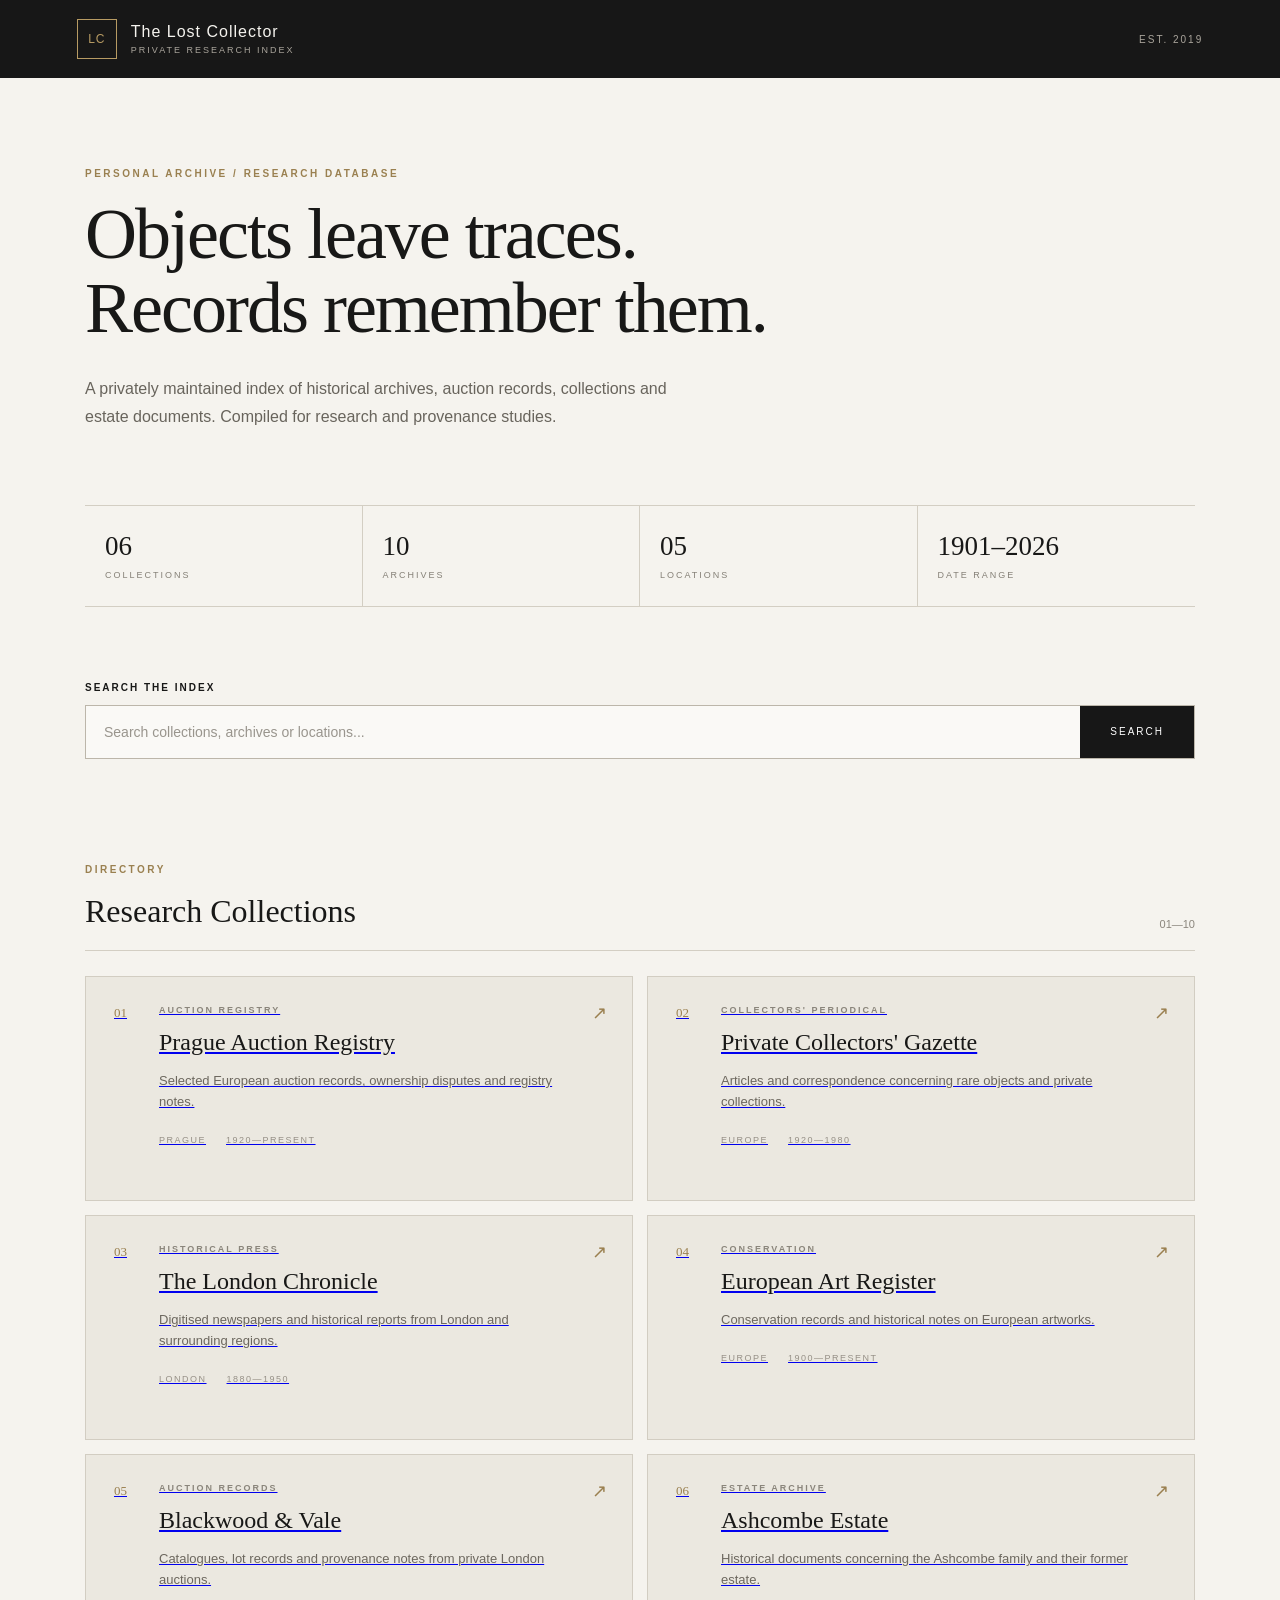
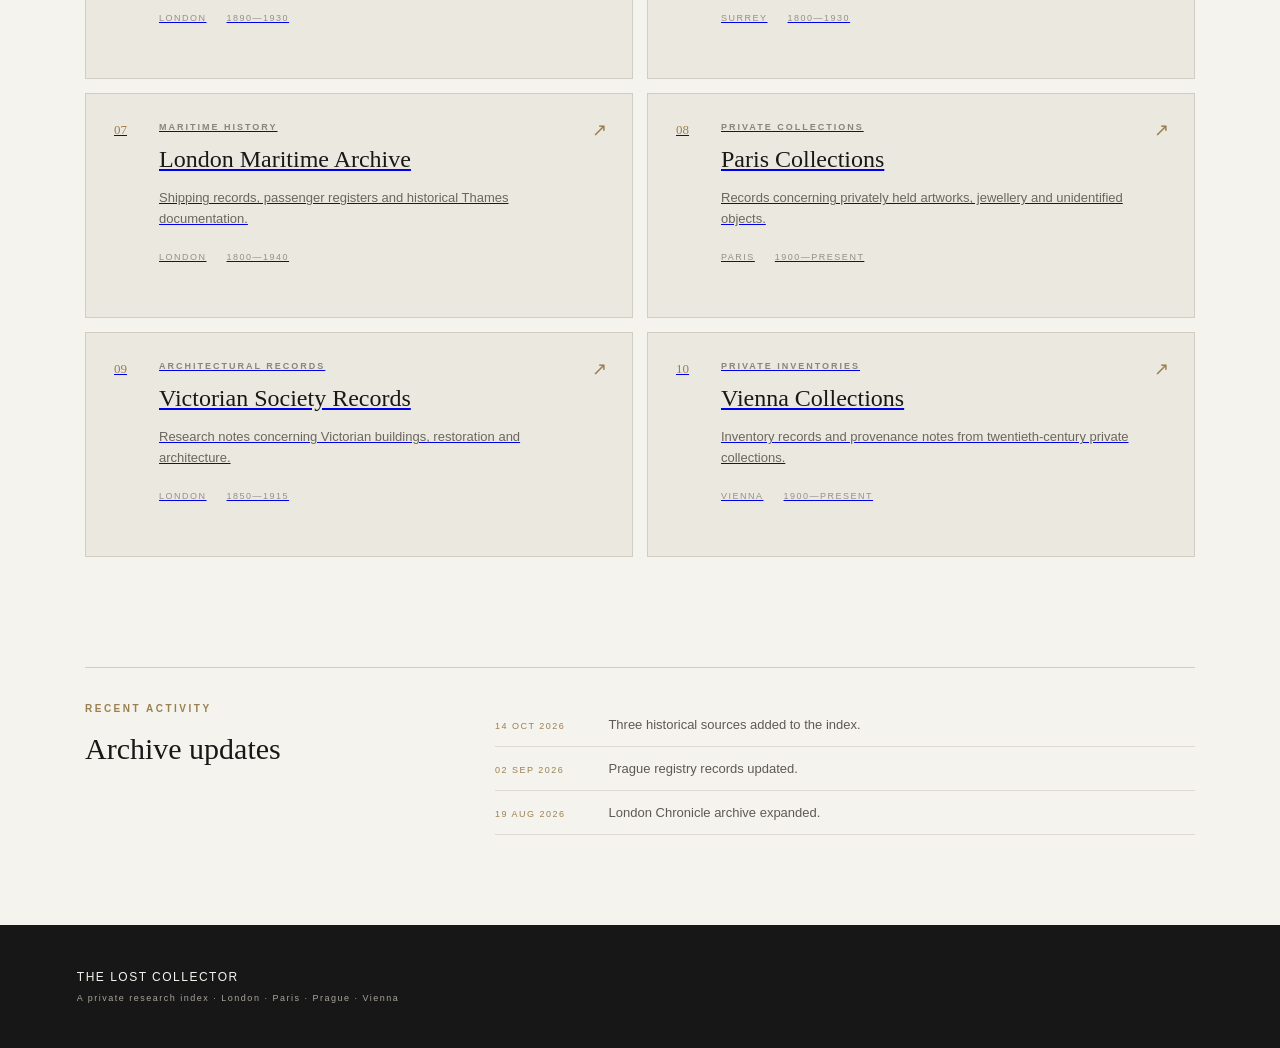
<file: index.html>
<!DOCTYPE html>
<html lang="en">

<head>
    <meta charset="UTF-8">
    <meta name="viewport" content="width=device-width, initial-scale=1.0">

    <title>The Lost Collector — Research Index</title>

    <link rel="stylesheet" href="./style.css?v=4">
</head>

<body>

    <header class="topbar">

        <div class="brand">
            <span class="brand-mark">LC</span>

            <div>
                <h1>The Lost Collector</h1>
                <p>Private Research Index</p>
            </div>
        </div>

        <div class="year">
            EST. 2019
        </div>

    </header>


    <main>

        <section class="hero">

            <p class="eyebrow">PERSONAL ARCHIVE / RESEARCH DATABASE</p>

            <h2>
                Objects leave traces.<br>
                Records remember them.
            </h2>

            <p class="description">
                A privately maintained index of historical archives,
                auction records, collections and estate documents.
                Compiled for research and provenance studies.
            </p>

        </section>


        <section class="stats">

            <div>
                <span>06</span>
                <p>COLLECTIONS</p>
            </div>

            <div>
                <span>10</span>
                <p>ARCHIVES</p>
            </div>

            <div>
                <span>05</span>
                <p>LOCATIONS</p>
            </div>

            <div>
                <span>1901–2026</span>
                <p>DATE RANGE</p>
            </div>

        </section>


        <section class="search">

            <label for="searchBox">SEARCH THE INDEX</label>

            <div class="search-box">

                <input
                    type="text"
                    id="searchBox"
                    placeholder="Search collections, archives or locations..."
                >

                <button onclick="searchIndex()">SEARCH</button>

            </div>

            <div id="searchResults"></div>

        </section>


        <section class="archive-section">

            <div class="section-heading">

                <div>
                    <p class="eyebrow">DIRECTORY</p>
                    <h3>Research Collections</h3>
                </div>

                <span>01—10</span>

            </div>


            <div class="archive-grid">


                <!-- 01 — PRAGUE AUCTION REGISTRY -->

                <a
                    href="https://shreelakaudiki.github.io/prague-auction-registry/"
                    class="archive-card"
                >

                    <div class="card-number">01</div>

                    <div class="card-content">

                        <p class="category">AUCTION REGISTRY</p>

                        <h4>
                            Prague Auction Registry
                        </h4>

                        <p>
                            Selected European auction records,
                            ownership disputes and registry notes.
                        </p>

                        <div class="meta">
                            <span>Prague</span>
                            <span>1920—Present</span>
                        </div>

                    </div>

                    <span class="arrow">↗</span>

                </a>


                <!-- 02 — PRIVATE COLLECTORS' GAZETTE -->

                <a
                    href="decoy-collectors.html"
                    class="archive-card"
                >

                    <div class="card-number">02</div>

                    <div class="card-content">

                        <p class="category">COLLECTORS' PERIODICAL</p>

                        <h4>
                            Private Collectors' Gazette
                        </h4>

                        <p>
                            Articles and correspondence concerning
                            rare objects and private collections.
                        </p>

                        <div class="meta">
                            <span>Europe</span>
                            <span>1920—1980</span>
                        </div>

                    </div>

                    <span class="arrow">↗</span>

                </a>


                <!-- 03 — THE LONDON CHRONICLE -->

                <a
                    href="https://shreelakaudiki.github.io/london-chronicle-archive/"
                    class="archive-card"
                >

                    <div class="card-number">03</div>

                    <div class="card-content">

                        <p class="category">HISTORICAL PRESS</p>

                        <h4>
                            The London Chronicle
                        </h4>

                        <p>
                            Digitised newspapers and historical reports
                            from London and surrounding regions.
                        </p>

                        <div class="meta">
                            <span>London</span>
                            <span>1880—1950</span>
                        </div>

                    </div>

                    <span class="arrow">↗</span>

                </a>


                <!-- 04 — EUROPEAN ART REGISTER -->

                <a
                    href="decoy-art.html"
                    class="archive-card"
                >

                    <div class="card-number">04</div>

                    <div class="card-content">

                        <p class="category">CONSERVATION</p>

                        <h4>
                            European Art Register
                        </h4>

                        <p>
                            Conservation records and historical
                            notes on European artworks.
                        </p>

                        <div class="meta">
                            <span>Europe</span>
                            <span>1900—Present</span>
                        </div>

                    </div>

                    <span class="arrow">↗</span>

                </a>


                <!-- 05 — BLACKWOOD & VALE -->

                <a
                    href="https://shreelakaudiki.github.io/blackwood-vale-archives/"
                    class="archive-card"
                >

                    <div class="card-number">05</div>

                    <div class="card-content">

                        <p class="category">AUCTION RECORDS</p>

                        <h4>
                            Blackwood &amp; Vale
                        </h4>

                        <p>
                            Catalogues, lot records and provenance
                            notes from private London auctions.
                        </p>

                        <div class="meta">
                            <span>London</span>
                            <span>1890—1930</span>
                        </div>

                    </div>

                    <span class="arrow">↗</span>

                </a>


                <!-- 06 — ASHCOMBE ESTATE -->

                <a
                    href="ashcombe-access.html"
                    class="archive-card"
                >

                    <div class="card-number">06</div>

                    <div class="card-content">

                        <p class="category">ESTATE ARCHIVE</p>

                        <h4>
                            Ashcombe Estate
                        </h4>

                        <p>
                            Historical documents concerning the Ashcombe
                            family and their former estate.
                        </p>

                        <div class="meta">
                            <span>Surrey</span>
                            <span>1800—1930</span>
                        </div>

                    </div>

                    <span class="arrow">↗</span>

                </a>


                <!-- 07 — LONDON MARITIME ARCHIVE -->

                <a
                    href="decoy-maritime.html"
                    class="archive-card"
                >

                    <div class="card-number">07</div>

                    <div class="card-content">

                        <p class="category">MARITIME HISTORY</p>

                        <h4>
                            London Maritime Archive
                        </h4>

                        <p>
                            Shipping records, passenger registers
                            and historical Thames documentation.
                        </p>

                        <div class="meta">
                            <span>London</span>
                            <span>1800—1940</span>
                        </div>

                    </div>

                    <span class="arrow">↗</span>

                </a>


                <!-- 08 — PARIS COLLECTIONS -->

                <a
                    href="https://shreelakaudiki.github.io/paris-private-collections/"
                    class="archive-card"
                >

                    <div class="card-number">08</div>

                    <div class="card-content">

                        <p class="category">PRIVATE COLLECTIONS</p>

                        <h4>
                            Paris Collections
                        </h4>

                        <p>
                            Records concerning privately held artworks,
                            jewellery and unidentified objects.
                        </p>

                        <div class="meta">
                            <span>Paris</span>
                            <span>1900—Present</span>
                        </div>

                    </div>

                    <span class="arrow">↗</span>

                </a>


                <!-- 09 — VICTORIAN SOCIETY RECORDS -->

                <a
                    href="decoy-victorian.html"
                    class="archive-card"
                >

                    <div class="card-number">09</div>

                    <div class="card-content">

                        <p class="category">ARCHITECTURAL RECORDS</p>

                        <h4>
                            Victorian Society Records
                        </h4>

                        <p>
                            Research notes concerning Victorian
                            buildings, restoration and architecture.
                        </p>

                        <div class="meta">
                            <span>London</span>
                            <span>1850—1915</span>
                        </div>

                    </div>

                    <span class="arrow">↗</span>

                </a>


                <!-- 10 — VIENNA COLLECTIONS -->

                <a
                    href="https://shreelakaudiki.github.io/vienna-correspondence-archive/"
                    class="archive-card"
                >

                    <div class="card-number">10</div>

                    <div class="card-content">

                        <p class="category">PRIVATE INVENTORIES</p>

                        <h4>
                            Vienna Collections
                        </h4>

                        <p>
                            Inventory records and provenance notes
                            from twentieth-century private collections.
                        </p>

                        <div class="meta">
                            <span>Vienna</span>
                            <span>1900—Present</span>
                        </div>

                    </div>

                    <span class="arrow">↗</span>

                </a>


            </div>

        </section>


        <section class="recent">

            <div>
                <p class="eyebrow">RECENT ACTIVITY</p>
                <h3>Archive updates</h3>
            </div>

            <div class="activity">

                <p>
                    <span>14 OCT 2026</span>
                    Three historical sources added to the index.
                </p>

                <p>
                    <span>02 SEP 2026</span>
                    Prague registry records updated.
                </p>

                <p>
                    <span>19 AUG 2026</span>
                    London Chronicle archive expanded.
                </p>

            </div>

        </section>

    </main>


    <footer>

        <p>
            THE LOST COLLECTOR
        </p>

        <span>
            A private research index · London · Paris · Prague · Vienna
        </span>

    </footer>


    <script src="script.js"></script>

</body>
</html>
</file>
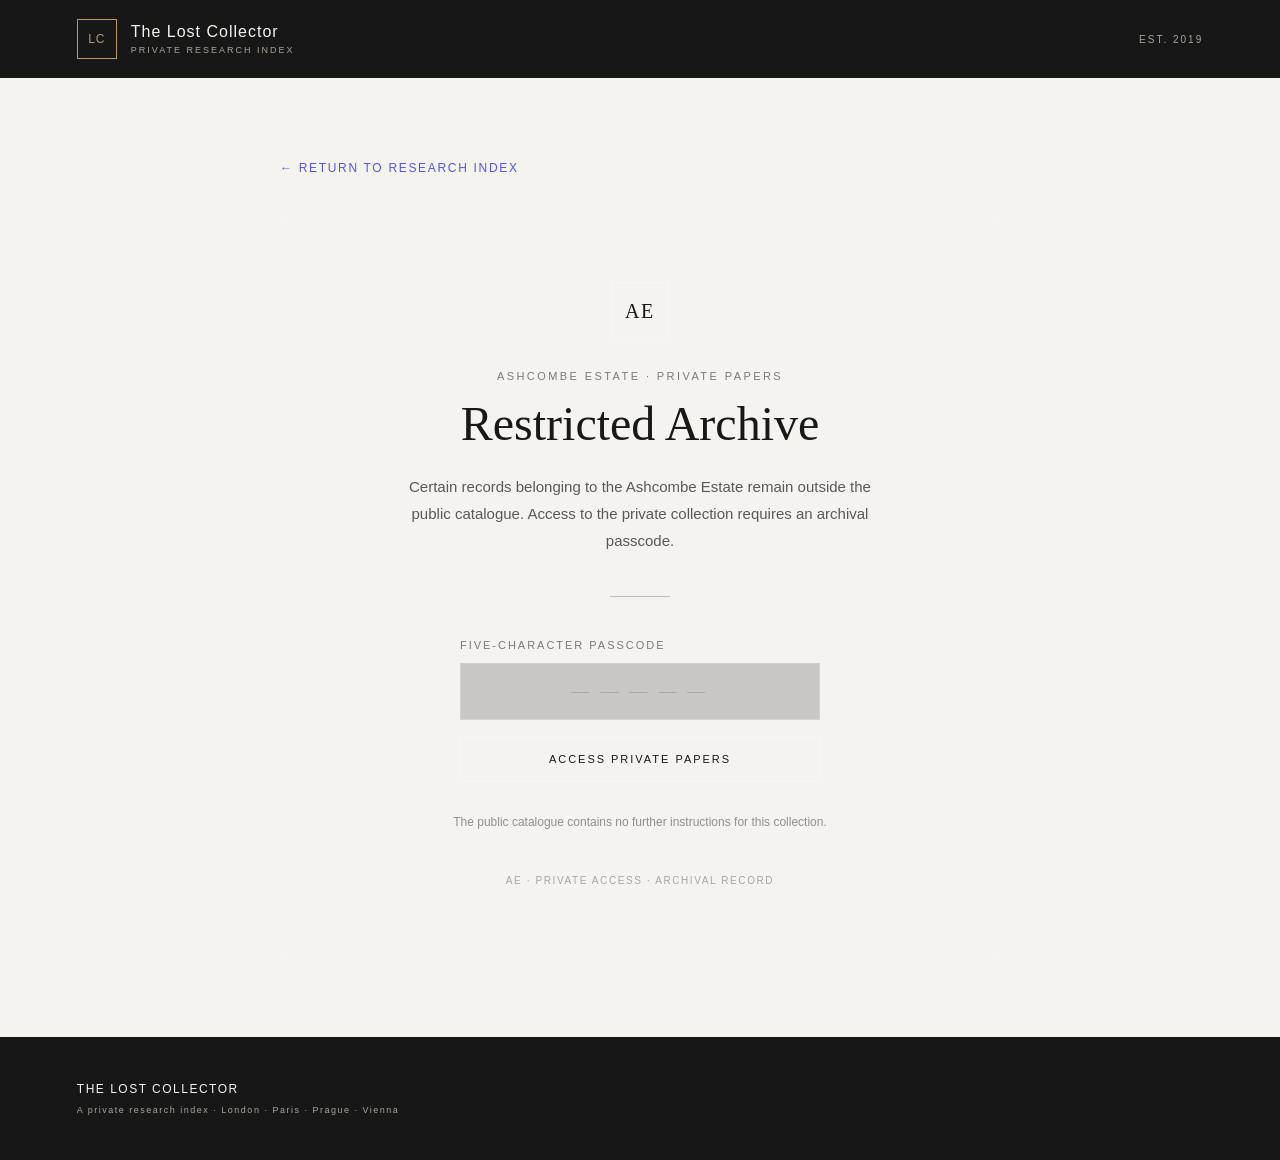
<file: ashcombe-access.html>
<!DOCTYPE html>
<html lang="en">

<head>
    <meta charset="UTF-8">
    <meta name="viewport" content="width=device-width, initial-scale=1.0">

    <title>Ashcombe Estate — Restricted Access</title>

    <link rel="stylesheet" href="style.css">

    <style>
        body {
            min-height: 100vh;
            display: flex;
            flex-direction: column;
        }

        .access-main {
            flex: 1;
            display: flex;
            align-items: center;
            justify-content: center;
            padding: 80px 24px;
        }

        .access-container {
            width: 100%;
            max-width: 720px;
        }

        .access-back {
            display: inline-block;
            margin-bottom: 42px;
            font-size: 12px;
            letter-spacing: 0.14em;
            text-transform: uppercase;
            text-decoration: none;
            opacity: 0.65;
        }

        .access-panel {
            padding: 64px 72px 70px;
            border: 1px solid rgba(255,255,255,0.14);
            background: rgba(255,255,255,0.025);
            text-align: center;
        }

        .access-mark {
            width: 58px;
            height: 58px;
            margin: 0 auto 30px;

            display: flex;
            align-items: center;
            justify-content: center;

            border: 1px solid rgba(255,255,255,0.25);

            font-family: Georgia, serif;
            font-size: 20px;
            letter-spacing: 0.08em;
        }

        .access-label {
            margin-bottom: 14px;

            font-size: 11px;
            letter-spacing: 0.22em;
            text-transform: uppercase;

            opacity: 0.55;
        }

        .access-title {
            margin: 0 0 22px;

            font-family: Georgia, serif;
            font-size: clamp(32px, 5vw, 48px);
            font-weight: normal;
            line-height: 1.15;
        }

        .access-description {
            max-width: 500px;
            margin: 0 auto 42px;

            font-size: 15px;
            line-height: 1.8;
            opacity: 0.7;
        }

        .access-divider {
            width: 60px;
            height: 1px;
            margin: 0 auto 42px;

            background: currentColor;
            opacity: 0.25;
        }

        .access-form {
            max-width: 360px;
            margin: 0 auto;
        }

        .access-form label {
            display: block;
            margin-bottom: 12px;

            font-size: 11px;
            letter-spacing: 0.18em;
            text-transform: uppercase;
            text-align: left;

            opacity: 0.55;
        }

        .passcode-input {
            width: 100%;
            box-sizing: border-box;

            padding: 17px 18px;

            border: 1px solid rgba(255,255,255,0.2);
            background: rgba(0,0,0,0.18);

            color: inherit;

            font-family: Georgia, serif;
            font-size: 18px;
            letter-spacing: 0.35em;
            text-align: center;

            outline: none;
        }

        .passcode-input:focus {
            border-color: rgba(255,255,255,0.5);
        }

        .passcode-input::placeholder {
            letter-spacing: 0.18em;
            opacity: 0.35;
        }

        .access-button {
            width: 100%;
            margin-top: 16px;
            padding: 16px 20px;

            border: 1px solid rgba(255,255,255,0.25);
            background: transparent;
            color: inherit;

            font-size: 11px;
            letter-spacing: 0.18em;
            text-transform: uppercase;

            cursor: pointer;
        }

        .access-button:hover {
            background: rgba(255,255,255,0.06);
        }

        .access-note {
            margin-top: 30px;

            font-size: 12px;
            line-height: 1.7;
            opacity: 0.45;
        }

        #errorMessage {
            margin-top: 20px;

            font-size: 12px;
            letter-spacing: 0.08em;
            text-transform: uppercase;

            opacity: 0.75;
        }

        .access-reference {
            margin-top: 42px;

            font-size: 10px;
            letter-spacing: 0.16em;
            text-transform: uppercase;

            opacity: 0.35;
        }

        @media (max-width: 600px) {

            .access-main {
                padding: 50px 18px;
            }

            .access-panel {
                padding: 45px 25px 50px;
            }

            .access-back {
                margin-bottom: 28px;
            }

        }
    </style>

</head>


<body>


    <header class="topbar">

        <div class="brand">

            <span class="brand-mark">LC</span>

            <div>
                <h1>The Lost Collector</h1>
                <p>Private Research Index</p>
            </div>

        </div>

        <div class="year">
            EST. 2019
        </div>

    </header>


    <main class="access-main">

        <div class="access-container">


            <a href="index.html" class="access-back">
                ← Return to Research Index
            </a>


            <section class="access-panel">


                <div class="access-mark">
                    AE
                </div>


                <p class="access-label">
                    Ashcombe Estate · Private Papers
                </p>


                <h2 class="access-title">
                    Restricted Archive
                </h2>


                <p class="access-description">
                    Certain records belonging to the Ashcombe Estate
                    remain outside the public catalogue.
                    Access to the private collection requires
                    an archival passcode.
                </p>


                <div class="access-divider"></div>


                <form id="accessForm" class="access-form">


                    <label for="passcode">
                        Five-character passcode
                    </label>


                    <input
                        type="text"
                        id="passcode"
                        class="passcode-input"
                        maxlength="5"
                        autocomplete="off"
                        spellcheck="false"
                        placeholder="— — — — —"
                        required
                    >


                    <button
                        type="submit"
                        class="access-button"
                    >
                        Access Private Papers
                    </button>


                </form>


                <p
                    id="errorMessage"
                    style="display:none;"
                >
                    Access denied — invalid passcode.
                </p>


                <p class="access-note">
                    The public catalogue contains no further
                    instructions for this collection.
                </p>


                <div class="access-reference">
                    AE · PRIVATE ACCESS · ARCHIVAL RECORD
                </div>


            </section>


        </div>

    </main>


    <footer>

        <p>
            THE LOST COLLECTOR
        </p>

        <span>
            A private research index · London · Paris · Prague · Vienna
        </span>

    </footer>


    <script>

        document
            .getElementById("accessForm")
            .addEventListener("submit", function(event) {

                event.preventDefault();

                const passcode = document
                    .getElementById("passcode")
                    .value
                    .trim()
                    .toUpperCase();

                if (passcode === "7Q3KA") {

                    window.location.href =
                        "https://shreelakaudiki.github.io/ashcombe-estate/";

                } else {

                    document
                        .getElementById("errorMessage")
                        .style.display = "block";

                }

            });

    </script>


</body>
</html>
</file>
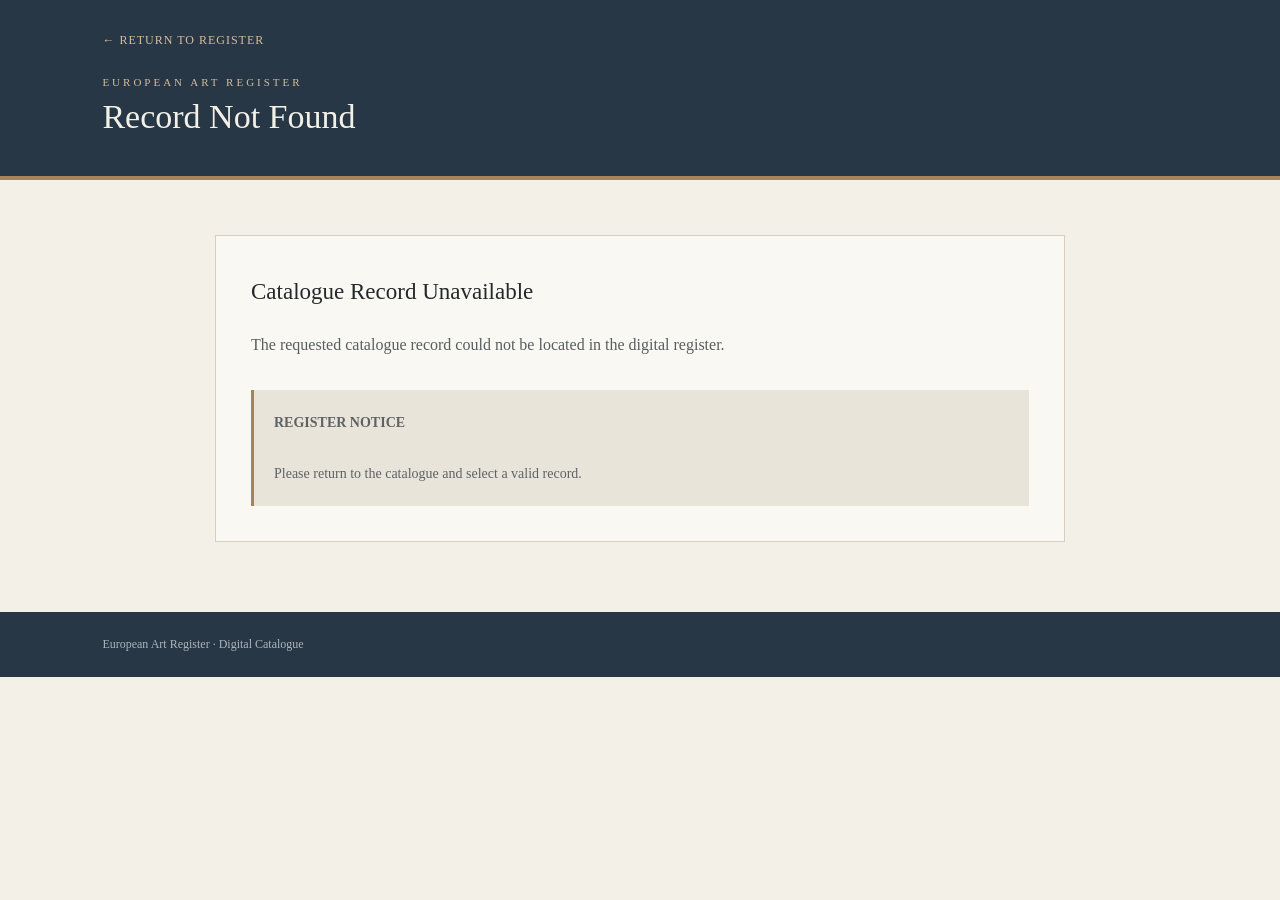
<file: decoy-art-record.html>
<!DOCTYPE html>
<html lang="en">
<head>
    <meta charset="UTF-8">
    <meta name="viewport" content="width=device-width, initial-scale=1.0">

    <title>European Art Register · Record</title>

    <style>
        body {
            margin: 0;
            background: #f3f0e8;
            color: #24282c;
            font-family: Georgia, "Times New Roman", serif;
        }

        header {
            background: #273746;
            color: #f3f0e8;
            padding: 30px 8%;
            border-bottom: 4px solid #a98258;
        }

        .back {
            color: #d6bd9e;
            text-decoration: none;
            font-size: 12px;
            letter-spacing: 1px;
        }

        .label {
            margin-top: 28px;
            font-size: 11px;
            letter-spacing: 3px;
            color: #d6bd9e;
            text-transform: uppercase;
        }

        h1 {
            margin: 10px 0;
            font-size: 34px;
            font-weight: normal;
        }

        main {
            max-width: 850px;
            margin: 55px auto;
            padding: 0 25px;
        }

        .reference {
            font-size: 12px;
            letter-spacing: 2px;
            color: #987651;
            margin-bottom: 10px;
        }

        .date {
            color: #686d71;
            font-size: 14px;
            margin-bottom: 30px;
        }

        .document {
            background: #faf8f2;
            border: 1px solid #d5cec1;
            padding: 35px;
            line-height: 1.8;
        }

        .document h2 {
            font-size: 23px;
            font-weight: normal;
            margin-top: 0;
        }

        .document p {
            color: #575d61;
        }

        .note {
            margin-top: 30px;
            padding: 20px;
            background: #e9e4da;
            border-left: 3px solid #a98258;
            color: #5d6265;
            font-size: 14px;
        }

        footer {
            margin-top: 70px;
            padding: 25px 8%;
            background: #273746;
            color: #adb5ba;
            font-size: 12px;
        }
    </style>
</head>

<body>

<header>

    <a class="back" href="decoy-art.html">
        ← RETURN TO REGISTER
    </a>

    <div class="label">European Art Register</div>

    <h1 id="pageTitle">Catalogue Record</h1>

</header>

<main>

    <div class="reference" id="reference"></div>

    <div class="date" id="date"></div>

    <section class="document">

        <h2 id="recordTitle"></h2>

        <div id="recordContent"></div>

        <div class="note" id="archiveNote"></div>

    </section>

</main>

<footer>
    European Art Register · Digital Catalogue
</footer>


<script>

const records = {

    "1896": {
        reference: "EAR-1896-31",
        date: "18 September 1896 · Antwerp",
        title: "Flemish Landscape Study",

        content: `
            <p>
                An unsigned landscape study depicting a rural
                Flemish village was entered into the register
                following a private collection review.
            </p>

            <p>
                The painting was recorded as oil on canvas and
                measured approximately 62 by 48 centimetres.
                The artist remains unidentified.
            </p>

            <p>
                The work was retained in the collection following
                the 1896 review and was not offered for public sale.
            </p>
        `,

        note: `
            <strong>REGISTER NOTE</strong><br><br>
            Attribution remains unresolved. No later correspondence
            concerning the artist was located.
        `
    },


    "1904": {
        reference: "EAR-1904-18",
        date: "4 June 1904 · Brussels",
        title: "Decorative Bronze Collection",

        content: `
            <p>
                The register records a collection of small
                decorative bronze objects displayed during a
                summer exhibition in Brussels.
            </p>

            <p>
                The collection included figurines, ornamental
                vessels and two small architectural models.
            </p>

            <p>
                Following the exhibition, the objects were returned
                to their respective private collections.
            </p>
        `,

        note: `
            <strong>REGISTER NOTE</strong><br><br>
            Exhibition catalogue retained in the Brussels
            decorative arts collection.
        `
    },


    "1912": {
        reference: "EAR-1912-07",
        date: "11 May 1912 · Paris",
        title: "Paris Salon Catalogue",

        content: `
            <p>
                This record contains selected catalogue notes from
                the annual Paris Salon exhibition.
            </p>

            <p>
                The register includes paintings, sculpture and
                decorative works presented by European artists.
            </p>

            <p>
                Several entries were transferred to private
                collections following the exhibition.
            </p>
        `,

        note: `
            <strong>REGISTER NOTE</strong><br><br>
            Catalogue pages preserved as part of the Paris
            exhibition records.
        `
    },


    "1920": {
        reference: "EAR-1920-42",
        date: "23 October 1920 · Vienna",
        title: "Postwar Decorative Arts",

        content: `
            <p>
                The register contains a selection of decorative
                objects recorded during the early postwar period.
            </p>

            <p>
                Objects include ceramics, metalwork and domestic
                furnishings from several European workshops.
            </p>

            <p>
                The collection was reviewed for inclusion in the
                European Art Register during the autumn catalogue
                revision of 1920.
            </p>
        `,

        note: `
            <strong>REGISTER NOTE</strong><br><br>
            The original catalogue remains in the Vienna
            reference collection.
        `
    }

};


const params = new URLSearchParams(window.location.search);

const recordID = params.get("record");

const record = records[recordID];

if (record) {

    document.getElementById("reference").textContent =
        "RECORD " + record.reference;

    document.getElementById("date").textContent =
        record.date;

    document.getElementById("pageTitle").textContent =
        record.title;

    document.getElementById("recordTitle").textContent =
        record.title;

    document.getElementById("recordContent").innerHTML =
        record.content;

    document.getElementById("archiveNote").innerHTML =
        record.note;

} else {

    document.getElementById("pageTitle").textContent =
        "Record Not Found";

    document.getElementById("recordTitle").textContent =
        "Catalogue Record Unavailable";

    document.getElementById("recordContent").innerHTML = `
        <p>
            The requested catalogue record could not be located
            in the digital register.
        </p>
    `;

    document.getElementById("archiveNote").innerHTML = `
        <strong>REGISTER NOTICE</strong><br><br>
        Please return to the catalogue and select a valid record.
    `;
}

</script>

</body>
</html>
</file>
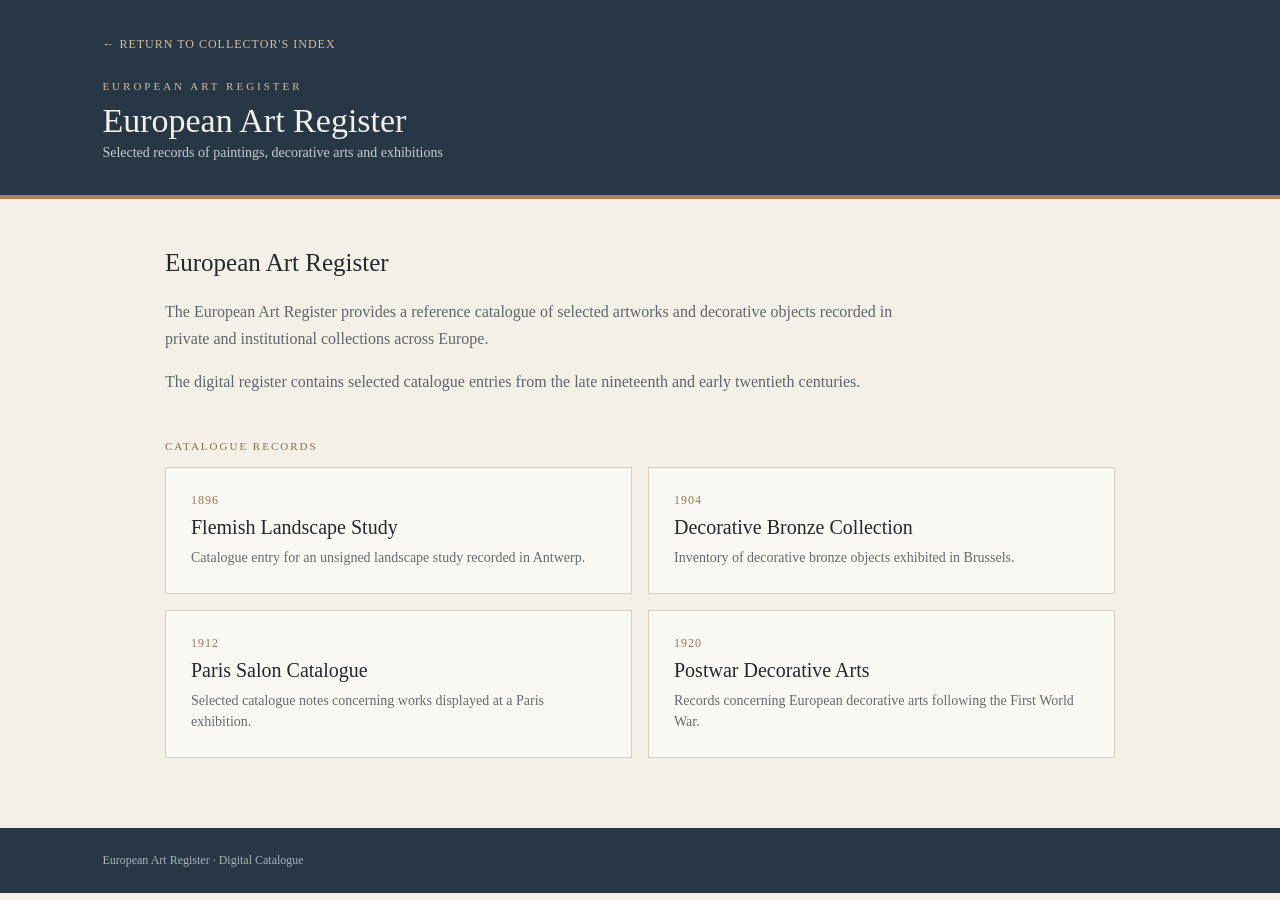
<file: decoy-art.html>
<!DOCTYPE html>
<html lang="en">
<head>
    <meta charset="UTF-8">
    <meta name="viewport" content="width=device-width, initial-scale=1.0">

    <title>European Art Register</title>

    <style>
        body {
            margin: 0;
            background: #f3f0e8;
            color: #24282c;
            font-family: Georgia, "Times New Roman", serif;
        }

        header {
            background: #273746;
            color: #f3f0e8;
            padding: 34px 8%;
            border-bottom: 4px solid #a98258;
        }

        .back {
            color: #d6bd9e;
            text-decoration: none;
            font-size: 12px;
            letter-spacing: 1px;
        }

        .back:hover {
            color: #ffffff;
        }

        .label {
            margin-top: 28px;
            font-size: 11px;
            letter-spacing: 3px;
            color: #d6bd9e;
            text-transform: uppercase;
        }

        h1 {
            margin: 10px 0 5px;
            font-size: 34px;
            font-weight: normal;
        }

        .subtitle {
            color: #c8cdd0;
            font-size: 14px;
        }

        main {
            max-width: 950px;
            margin: 50px auto;
            padding: 0 25px;
        }

        .intro {
            max-width: 760px;
            margin-bottom: 45px;
        }

        .intro h2 {
            font-weight: normal;
            font-size: 25px;
        }

        .intro p {
            color: #60656a;
            line-height: 1.7;
        }

        .section-title {
            font-size: 11px;
            letter-spacing: 2px;
            text-transform: uppercase;
            color: #8b6d4d;
            margin-bottom: 15px;
        }

        .records {
            display: grid;
            grid-template-columns: 1fr 1fr;
            gap: 16px;
        }

        .record {
            display: block;
            background: #faf8f2;
            border: 1px solid #d5cec1;
            padding: 25px;
            text-decoration: none;
            color: inherit;
            transition: 0.2s;
        }

        .record:hover {
            background: #e9e4da;
            border-color: #b69a78;
        }

        .year {
            font-size: 12px;
            color: #987651;
            letter-spacing: 1px;
        }

        .title {
            font-size: 20px;
            margin: 8px 0;
        }

        .description {
            color: #676b6e;
            font-size: 14px;
            line-height: 1.5;
        }

        footer {
            margin-top: 70px;
            padding: 25px 8%;
            background: #273746;
            color: #adb5ba;
            font-size: 12px;
        }

        @media (max-width: 700px) {
            .records {
                grid-template-columns: 1fr;
            }
        }
    </style>
</head>

<body>

<header>

    <a class="back" href="index.html">
        ← RETURN TO COLLECTOR'S INDEX
    </a>

    <div class="label">European Art Register</div>

    <h1>European Art Register</h1>

    <div class="subtitle">
        Selected records of paintings, decorative arts and exhibitions
    </div>

</header>

<main>

    <section class="intro">

        <h2>European Art Register</h2>

        <p>
            The European Art Register provides a reference catalogue
            of selected artworks and decorative objects recorded in
            private and institutional collections across Europe.
        </p>

        <p>
            The digital register contains selected catalogue entries
            from the late nineteenth and early twentieth centuries.
        </p>

    </section>

    <div class="section-title">
        Catalogue Records
    </div>

    <section class="records">

        <!-- RECORD 1896 -->

        <a class="record" href="decoy-art-record.html?record=1896">

            <div class="year">1896</div>

            <div class="title">
                Flemish Landscape Study
            </div>

            <div class="description">
                Catalogue entry for an unsigned landscape study
                recorded in Antwerp.
            </div>

        </a>


        <!-- RECORD 1904 -->

        <a class="record" href="decoy-art-record.html?record=1904">

            <div class="year">1904</div>

            <div class="title">
                Decorative Bronze Collection
            </div>

            <div class="description">
                Inventory of decorative bronze objects exhibited
                in Brussels.
            </div>

        </a>


        <!-- RECORD 1912 -->

        <a class="record" href="decoy-art-record.html?record=1912">

            <div class="year">1912</div>

            <div class="title">
                Paris Salon Catalogue
            </div>

            <div class="description">
                Selected catalogue notes concerning works displayed
                at a Paris exhibition.
            </div>

        </a>


        <!-- RECORD 1920 -->

        <a class="record" href="decoy-art-record.html?record=1920">

            <div class="year">1920</div>

            <div class="title">
                Postwar Decorative Arts
            </div>

            <div class="description">
                Records concerning European decorative arts following
                the First World War.
            </div>

        </a>

    </section>

</main>

<footer>
    European Art Register · Digital Catalogue
</footer>

</body>
</html>
</file>
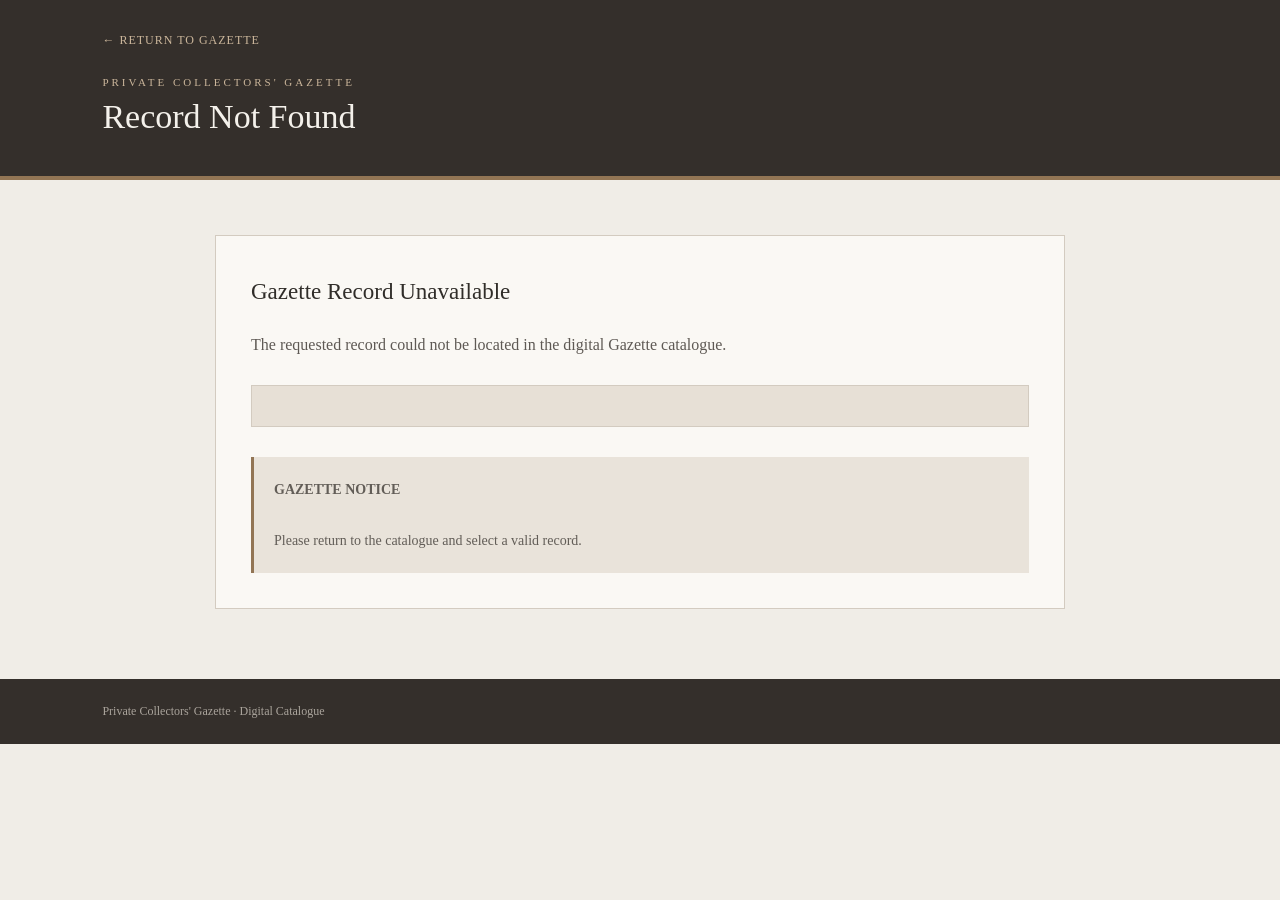
<file: decoy-collectors-record.html>
<!DOCTYPE html>
<html lang="en">
<head>
    <meta charset="UTF-8">
    <meta name="viewport" content="width=device-width, initial-scale=1.0">

    <title>Private Collectors' Gazette · Record</title>

    <style>
        body {
            margin: 0;
            background: #f0ede7;
            color: #302d29;
            font-family: Georgia, "Times New Roman", serif;
        }

        header {
            background: #342f2b;
            color: #f4f1eb;
            padding: 30px 8%;
            border-bottom: 4px solid #927554;
        }

        .back {
            color: #cbb69b;
            text-decoration: none;
            font-size: 12px;
            letter-spacing: 1px;
        }

        .back:hover {
            color: #ffffff;
        }

        .label {
            margin-top: 28px;
            font-size: 11px;
            letter-spacing: 3px;
            color: #cbb69b;
            text-transform: uppercase;
        }

        h1 {
            margin: 10px 0;
            font-size: 34px;
            font-weight: normal;
        }

        main {
            max-width: 850px;
            margin: 55px auto;
            padding: 0 25px;
        }

        .reference {
            font-size: 12px;
            letter-spacing: 2px;
            color: #80664c;
            margin-bottom: 10px;
        }

        .date {
            color: #68635d;
            font-size: 14px;
            margin-bottom: 30px;
        }

        .document {
            background: #faf8f4;
            border: 1px solid #d3cbc0;
            padding: 35px;
            line-height: 1.8;
        }

        .document h2 {
            font-size: 23px;
            font-weight: normal;
            margin-top: 0;
        }

        .document p {
            color: #5e5954;
        }

        .details {
            margin: 25px 0;
            padding: 20px 25px;
            background: #e7e0d6;
            border: 1px solid #d3cbc0;
        }

        .details div {
            padding: 8px 0;
            border-bottom: 1px solid #d3cbc0;
        }

        .details div:last-child {
            border-bottom: none;
        }

        .note {
            margin-top: 30px;
            padding: 20px;
            border-left: 3px solid #927554;
            background: #e9e3da;
            color: #625d57;
            font-size: 14px;
        }

        footer {
            margin-top: 70px;
            padding: 25px 8%;
            background: #342f2b;
            color: #aaa49c;
            font-size: 12px;
        }
    </style>
</head>

<body>

<header>

    <a class="back" href="decoy-collectors.html">
        ← RETURN TO GAZETTE
    </a>

    <div class="label">Private Collectors' Gazette</div>

    <h1 id="pageTitle">Gazette Record</h1>

</header>

<main>

    <div class="reference" id="reference"></div>

    <div class="date" id="date"></div>

    <section class="document">

        <h2 id="recordTitle"></h2>

        <div id="recordContent"></div>

        <div class="details" id="details"></div>

        <div class="note" id="archiveNote"></div>

    </section>

</main>

<footer>
    Private Collectors' Gazette · Digital Catalogue
</footer>


<script>

const records = {

    "1902": {

        reference: "PCG-1902-11",

        date: "16 April 1902 · London",

        title: "A Collector's Cabinet",

        content: `
            <p>
                This entry describes a small private collection
                assembled by a London collector during the final
                years of the nineteenth century.
            </p>

            <p>
                The collection included scientific instruments,
                mineral specimens, illustrated books and several
                decorative objects.
            </p>

            <p>
                The collector maintained detailed notes concerning
                the condition and origin of each object.
            </p>
        `,

        details: `
            <div>
                <strong>COLLECTION TYPE</strong><br>
                Private Cabinet
            </div>

            <div>
                <strong>LOCATION</strong><br>
                London
            </div>

            <div>
                <strong>PERIOD</strong><br>
                1875–1902
            </div>

            <div>
                <strong>STATUS</strong><br>
                Preserved
            </div>
        `,

        note: `
            <strong>GAZETTE NOTE</strong><br><br>
            The original collector's inventory survives in
            the private papers collection.
        `
    },


    "1910": {

        reference: "PCG-1910-24",

        date: "9 February 1910 · London",

        title: "Correspondence Between Collectors",

        content: `
            <p>
                This record contains selected correspondence
                exchanged between private collectors concerning
                books, prints and decorative objects.
            </p>

            <p>
                Much of the correspondence concerns recommendations
                for exhibitions and discussions of newly acquired
                pieces.
            </p>

            <p>
                The surviving letters cover a period of approximately
                six months.
            </p>
        `,

        details: `
            <div>
                <strong>CORRESPONDENCE PERIOD</strong><br>
                1909–1910
            </div>

            <div>
                <strong>LOCATION</strong><br>
                London
            </div>

            <div>
                <strong>DOCUMENT TYPE</strong><br>
                Private Letters
            </div>

            <div>
                <strong>STATUS</strong><br>
                Partial Collection
            </div>
        `,

        note: `
            <strong>GAZETTE NOTE</strong><br><br>
            Several letters were donated to the Gazette archive
            in the middle of the twentieth century.
        `
    },


    "1926": {

        reference: "PCG-1926-38",

        date: "22 September 1926 · London",

        title: "Collection of European Ceramics",

        content: `
            <p>
                The Gazette recorded a private collection of
                European ceramics assembled over several decades.
            </p>

            <p>
                The collection included nineteenth-century
                porcelain, earthenware and several regional
                examples acquired during travels across Europe.
            </p>

            <p>
                A preliminary inventory was prepared before
                the collection was moved to a new residence.
            </p>
        `,

        details: `
            <div>
                <strong>OBJECT TYPE</strong><br>
                European Ceramics
            </div>

            <div>
                <strong>COLLECTION PERIOD</strong><br>
                1880–1926
            </div>

            <div>
                <strong>PRIMARY MATERIAL</strong><br>
                Porcelain and Earthenware
            </div>

            <div>
                <strong>STATUS</strong><br>
                Inventoried
            </div>
        `,

        note: `
            <strong>GAZETTE NOTE</strong><br><br>
            Inventory retained with the collector's estate papers.
        `
    },


    "1954": {

        reference: "PCG-1954-06",

        date: "3 December 1954 · London",

        title: "The Winter Collection Sale",

        content: `
            <p>
                The Gazette reported on the dispersal of a large
                private collection during the winter auction season.
            </p>

            <p>
                The collection included paintings, furniture,
                books and decorative objects accumulated over
                several decades.
            </p>

            <p>
                The sale was conducted over three days and attracted
                collectors from Britain and continental Europe.
            </p>
        `,

        details: `
            <div>
                <strong>EVENT</strong><br>
                Private Collection Sale
            </div>

            <div>
                <strong>LOCATION</strong><br>
                London
            </div>

            <div>
                <strong>DURATION</strong><br>
                Three days
            </div>

            <div>
                <strong>YEAR</strong><br>
                1954
            </div>
        `,

        note: `
            <strong>GAZETTE NOTE</strong><br><br>
            The published report contains selected lots but
            does not reproduce the complete auction catalogue.
        `
    }

};


const params = new URLSearchParams(window.location.search);

const recordID = params.get("record");

const record = records[recordID];


if (record) {

    document.getElementById("reference").textContent =
        "RECORD " + record.reference;

    document.getElementById("date").textContent =
        record.date;

    document.getElementById("pageTitle").textContent =
        record.title;

    document.getElementById("recordTitle").textContent =
        record.title;

    document.getElementById("recordContent").innerHTML =
        record.content;

    document.getElementById("details").innerHTML =
        record.details;

    document.getElementById("archiveNote").innerHTML =
        record.note;

} else {

    document.getElementById("pageTitle").textContent =
        "Record Not Found";

    document.getElementById("recordTitle").textContent =
        "Gazette Record Unavailable";

    document.getElementById("recordContent").innerHTML = `
        <p>
            The requested record could not be located in the
            digital Gazette catalogue.
        </p>
    `;

    document.getElementById("details").innerHTML = "";

    document.getElementById("archiveNote").innerHTML = `
        <strong>GAZETTE NOTICE</strong><br><br>
        Please return to the catalogue and select a valid record.
    `;
}

</script>

</body>
</html>
</file>
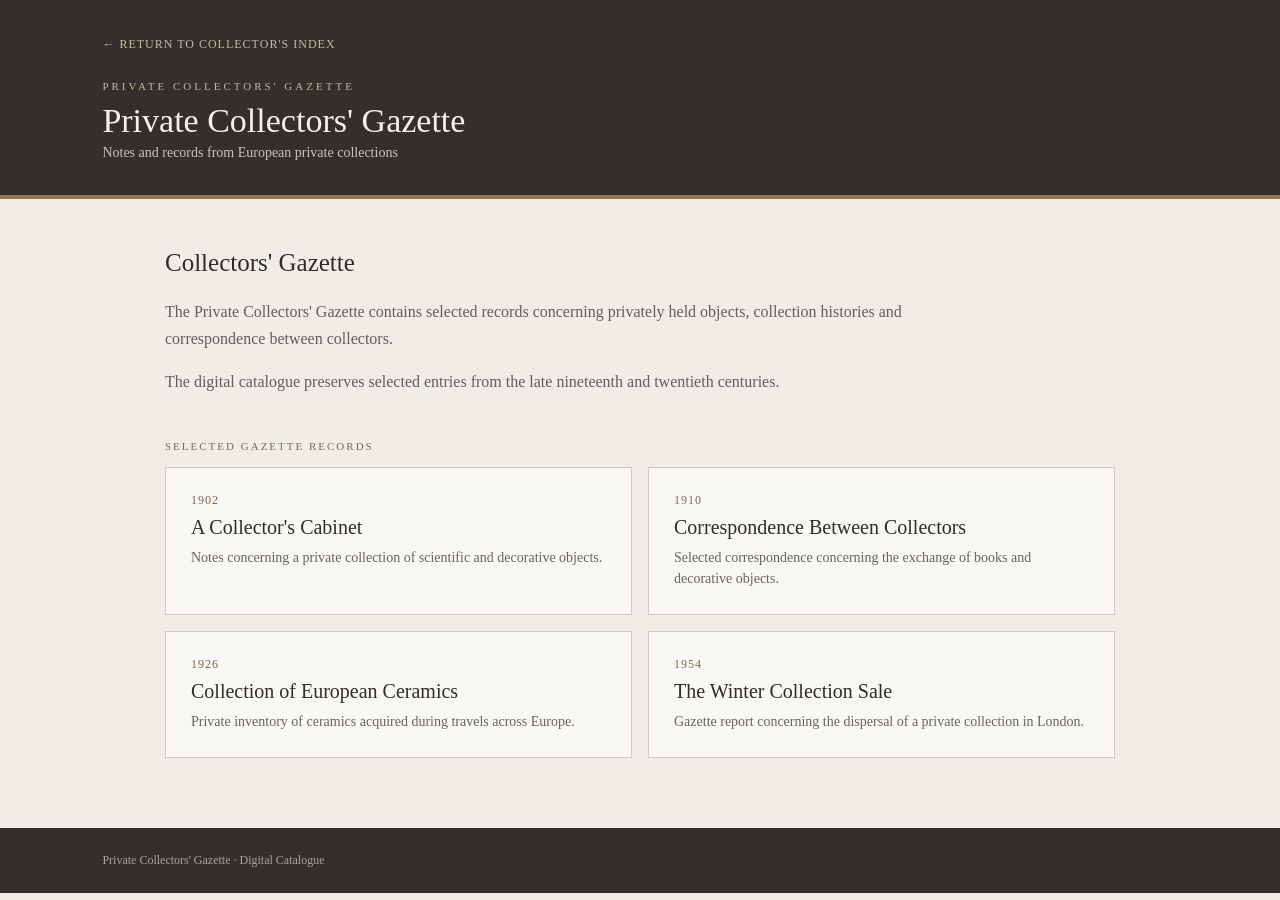
<file: decoy-collectors.html>
<!DOCTYPE html>
<html lang="en">
<head>
    <meta charset="UTF-8">
    <meta name="viewport" content="width=device-width, initial-scale=1.0">

    <title>Private Collectors' Gazette</title>

    <style>
        body {
            margin: 0;
            background: #f0ede7;
            color: #302d29;
            font-family: Georgia, "Times New Roman", serif;
        }

        header {
            background: #342f2b;
            color: #f4f1eb;
            padding: 34px 8%;
            border-bottom: 4px solid #927554;
        }

        .back {
            color: #cbb69b;
            text-decoration: none;
            font-size: 12px;
            letter-spacing: 1px;
        }

        .back:hover {
            color: #ffffff;
        }

        .label {
            margin-top: 28px;
            font-size: 11px;
            letter-spacing: 3px;
            color: #cbb69b;
            text-transform: uppercase;
        }

        h1 {
            margin: 10px 0 5px;
            font-size: 34px;
            font-weight: normal;
        }

        .subtitle {
            color: #c9c4bd;
            font-size: 14px;
        }

        main {
            max-width: 950px;
            margin: 50px auto;
            padding: 0 25px;
        }

        .intro {
            max-width: 760px;
            margin-bottom: 45px;
        }

        .intro h2 {
            font-size: 25px;
            font-weight: normal;
        }

        .intro p {
            color: #625e59;
            line-height: 1.7;
        }

        .section-title {
            font-size: 11px;
            letter-spacing: 2px;
            text-transform: uppercase;
            color: #80664c;
            margin-bottom: 15px;
        }

        .records {
            display: grid;
            grid-template-columns: 1fr 1fr;
            gap: 16px;
        }

        .record {
            display: block;
            background: #faf8f4;
            border: 1px solid #d3cbc0;
            padding: 25px;
            text-decoration: none;
            color: inherit;
            transition: 0.2s;
        }

        .record:hover {
            background: #e7e0d6;
            border-color: #a88b6a;
        }

        .year {
            font-size: 12px;
            color: #80664c;
            letter-spacing: 1px;
        }

        .title {
            font-size: 20px;
            margin: 8px 0;
        }

        .description {
            color: #68635d;
            font-size: 14px;
            line-height: 1.5;
        }

        footer {
            margin-top: 70px;
            padding: 25px 8%;
            background: #342f2b;
            color: #aaa49c;
            font-size: 12px;
        }

        @media (max-width: 700px) {
            .records {
                grid-template-columns: 1fr;
            }
        }
    </style>
</head>

<body>

<header>

    <a class="back" href="index.html">
        ← RETURN TO COLLECTOR'S INDEX
    </a>

    <div class="label">Private Collectors' Gazette</div>

    <h1>Private Collectors' Gazette</h1>

    <div class="subtitle">
        Notes and records from European private collections
    </div>

</header>

<main>

    <section class="intro">

        <h2>Collectors' Gazette</h2>

        <p>
            The Private Collectors' Gazette contains selected
            records concerning privately held objects, collection
            histories and correspondence between collectors.
        </p>

        <p>
            The digital catalogue preserves selected entries from
            the late nineteenth and twentieth centuries.
        </p>

    </section>

    <div class="section-title">
        Selected Gazette Records
    </div>

    <section class="records">

        <a class="record"
           href="decoy-collectors-record.html?record=1902">

            <div class="year">1902</div>

            <div class="title">
                A Collector's Cabinet
            </div>

            <div class="description">
                Notes concerning a private collection of
                scientific and decorative objects.
            </div>

        </a>


        <a class="record"
           href="decoy-collectors-record.html?record=1910">

            <div class="year">1910</div>

            <div class="title">
                Correspondence Between Collectors
            </div>

            <div class="description">
                Selected correspondence concerning the exchange
                of books and decorative objects.
            </div>

        </a>


        <a class="record"
           href="decoy-collectors-record.html?record=1926">

            <div class="year">1926</div>

            <div class="title">
                Collection of European Ceramics
            </div>

            <div class="description">
                Private inventory of ceramics acquired during
                travels across Europe.
            </div>

        </a>


        <a class="record"
           href="decoy-collectors-record.html?record=1954">

            <div class="year">1954</div>

            <div class="title">
                The Winter Collection Sale
            </div>

            <div class="description">
                Gazette report concerning the dispersal of a
                private collection in London.
            </div>

        </a>

    </section>

</main>

<footer>
    Private Collectors' Gazette · Digital Catalogue
</footer>

</body>
</html>
</file>
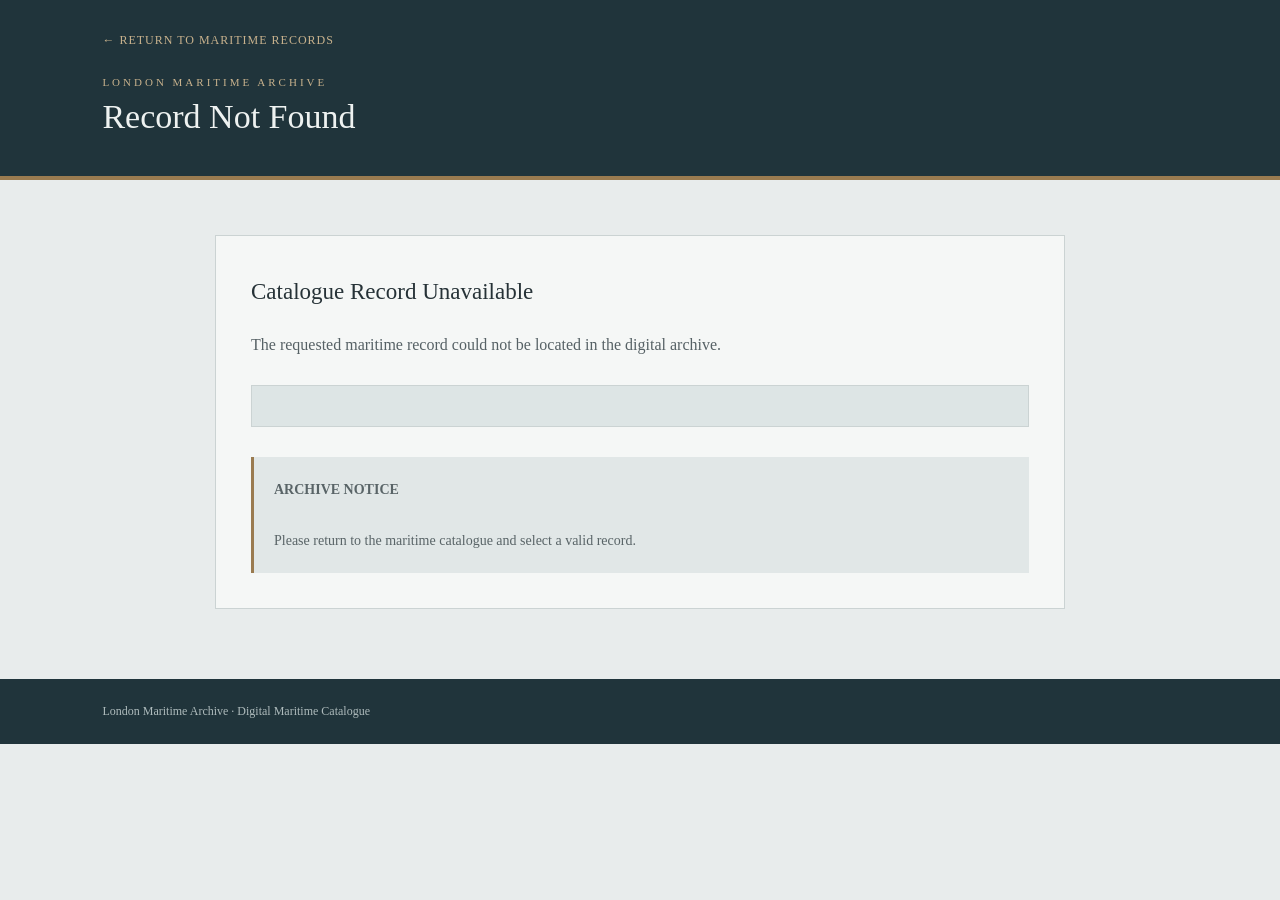
<file: decoy-maritime-record.html>
<!DOCTYPE html>
<html lang="en">
<head>
    <meta charset="UTF-8">
    <meta name="viewport" content="width=device-width, initial-scale=1.0">

    <title>London Maritime Archive · Record</title>

    <style>
        body {
            margin: 0;
            background: #e8ecec;
            color: #263237;
            font-family: Georgia, "Times New Roman", serif;
        }

        header {
            background: #20343b;
            color: #eef2f1;
            padding: 30px 8%;
            border-bottom: 4px solid #9a7b50;
        }

        .back {
            color: #c8b28d;
            text-decoration: none;
            font-size: 12px;
            letter-spacing: 1px;
        }

        .back:hover {
            color: #ffffff;
        }

        .label {
            margin-top: 28px;
            font-size: 11px;
            letter-spacing: 3px;
            color: #c8b28d;
            text-transform: uppercase;
        }

        h1 {
            margin: 10px 0;
            font-size: 34px;
            font-weight: normal;
        }

        main {
            max-width: 850px;
            margin: 55px auto;
            padding: 0 25px;
        }

        .reference {
            font-size: 12px;
            letter-spacing: 2px;
            color: #806c4e;
            margin-bottom: 10px;
        }

        .date {
            color: #606b6e;
            font-size: 14px;
            margin-bottom: 30px;
        }

        .document {
            background: #f5f7f6;
            border: 1px solid #cbd3d3;
            padding: 35px;
            line-height: 1.8;
        }

        .document h2 {
            font-size: 23px;
            font-weight: normal;
            margin-top: 0;
        }

        .document p {
            color: #566165;
        }

        .record-details {
            margin: 25px 0;
            padding: 20px 25px;
            background: #dde5e5;
            border: 1px solid #cbd3d3;
        }

        .record-details div {
            padding: 8px 0;
            border-bottom: 1px solid #c5cece;
        }

        .record-details div:last-child {
            border-bottom: none;
        }

        .note {
            margin-top: 30px;
            padding: 20px;
            border-left: 3px solid #9a7b50;
            background: #e1e7e7;
            color: #596467;
            font-size: 14px;
        }

        footer {
            margin-top: 70px;
            padding: 25px 8%;
            background: #20343b;
            color: #aebbbc;
            font-size: 12px;
        }
    </style>
</head>

<body>

<header>

    <a class="back" href="decoy-maritime.html">
        ← RETURN TO MARITIME RECORDS
    </a>

    <div class="label">London Maritime Archive</div>

    <h1 id="pageTitle">Catalogue Record</h1>

</header>

<main>

    <div class="reference" id="reference"></div>

    <div class="date" id="date"></div>

    <section class="document">

        <h2 id="recordTitle"></h2>

        <div id="recordContent"></div>

        <div class="record-details" id="details"></div>

        <div class="note" id="archiveNote"></div>

    </section>

</main>

<footer>
    London Maritime Archive · Digital Maritime Catalogue
</footer>


<script>

const records = {

    "1899": {

        reference: "LMA-1899-14",

        date: "8 August 1899 · London",

        title: "Thames Cargo Register",

        content: `
            <p>
                This register records selected cargo movements
                through London's river docks during the summer
                shipping season.
            </p>

            <p>
                Entries include vessels, cargo descriptions and
                the dates on which goods were received or transferred.
            </p>
        `,

        details: `
            <div>
                <strong>VESSEL</strong><br>
                SS Meridian
            </div>

            <div>
                <strong>CARGO</strong><br>
                Manufactured goods
            </div>

            <div>
                <strong>DOCK</strong><br>
                Tilbury
            </div>

            <div>
                <strong>STATUS</strong><br>
                Cargo transferred
            </div>
        `,

        note: `
            <strong>ARCHIVE NOTE</strong><br><br>
            Original cargo register preserved in the Thames
            commercial shipping collection.
        `
    },


    "1906": {

        reference: "LMA-1906-27",

        date: "17 March 1906 · London",

        title: "Dockworkers' Register",

        content: `
            <p>
                The register contains employment records for
                dock workers assigned to several Thames-side
                warehouses.
            </p>

            <p>
                Workers were recorded according to their assigned
                shift, warehouse and area of operation.
            </p>
        `,

        details: `
            <div>
                <strong>DOCK AREA</strong><br>
                East India Docks
            </div>

            <div>
                <strong>SHIFT</strong><br>
                Morning
            </div>

            <div>
                <strong>REGISTER TYPE</strong><br>
                Employment record
            </div>

            <div>
                <strong>PERIOD</strong><br>
                March 1906
            </div>
        `,

        note: `
            <strong>ARCHIVE NOTE</strong><br><br>
            Several pages of the original employment register
            were transferred to the municipal collection in 1952.
        `
    },


    "1913": {

        reference: "LMA-1913-08",

        date: "3 September 1913 · London",

        title: "Coastal Shipping Log",

        content: `
            <p>
                This log records arrivals and departures of
                vessels operating between British coastal ports.
            </p>

            <p>
                The entries were maintained by harbour clerks
                and include basic information concerning each
                vessel's movement.
            </p>
        `,

        details: `
            <div>
                <strong>VESSEL</strong><br>
                MV North Star
            </div>

            <div>
                <strong>ORIGIN</strong><br>
                Southampton
            </div>

            <div>
                <strong>DESTINATION</strong><br>
                London
            </div>

            <div>
                <strong>ARRIVAL</strong><br>
                3 September 1913
            </div>
        `,

        note: `
            <strong>ARCHIVE NOTE</strong><br><br>
            Harbour movement log retained as part of the
            coastal shipping collection.
        `
    },


    "1921": {

        reference: "LMA-1921-19",

        date: "14 July 1921 · London",

        title: "River Transport Survey",

        content: `
            <p>
                The 1921 survey examined the condition and
                organisation of commercial river transport
                along the Thames.
            </p>

            <p>
                Particular attention was given to cargo handling,
                warehouse facilities and the changing requirements
                of river-based commerce.
            </p>
        `,

        details: `
            <div>
                <strong>SURVEY AREA</strong><br>
                Lower Thames
            </div>

            <div>
                <strong>DOCUMENT TYPE</strong><br>
                Transport survey
            </div>

            <div>
                <strong>DATE</strong><br>
                July 1921
            </div>

            <div>
                <strong>ARCHIVE STATUS</strong><br>
                Preserved
            </div>
        `,

        note: `
            <strong>ARCHIVE NOTE</strong><br><br>
            Survey retained in the postwar river transportation
            records.
        `
    }

};


const params = new URLSearchParams(window.location.search);

const recordID = params.get("record");

const record = records[recordID];


if (record) {

    document.getElementById("reference").textContent =
        "RECORD " + record.reference;

    document.getElementById("date").textContent =
        record.date;

    document.getElementById("pageTitle").textContent =
        record.title;

    document.getElementById("recordTitle").textContent =
        record.title;

    document.getElementById("recordContent").innerHTML =
        record.content;

    document.getElementById("details").innerHTML =
        record.details;

    document.getElementById("archiveNote").innerHTML =
        record.note;

} else {

    document.getElementById("pageTitle").textContent =
        "Record Not Found";

    document.getElementById("recordTitle").textContent =
        "Catalogue Record Unavailable";

    document.getElementById("recordContent").innerHTML = `
        <p>
            The requested maritime record could not be located
            in the digital archive.
        </p>
    `;

    document.getElementById("details").innerHTML = "";

    document.getElementById("archiveNote").innerHTML = `
        <strong>ARCHIVE NOTICE</strong><br><br>
        Please return to the maritime catalogue and select
        a valid record.
    `;
}

</script>

</body>
</html>
</file>
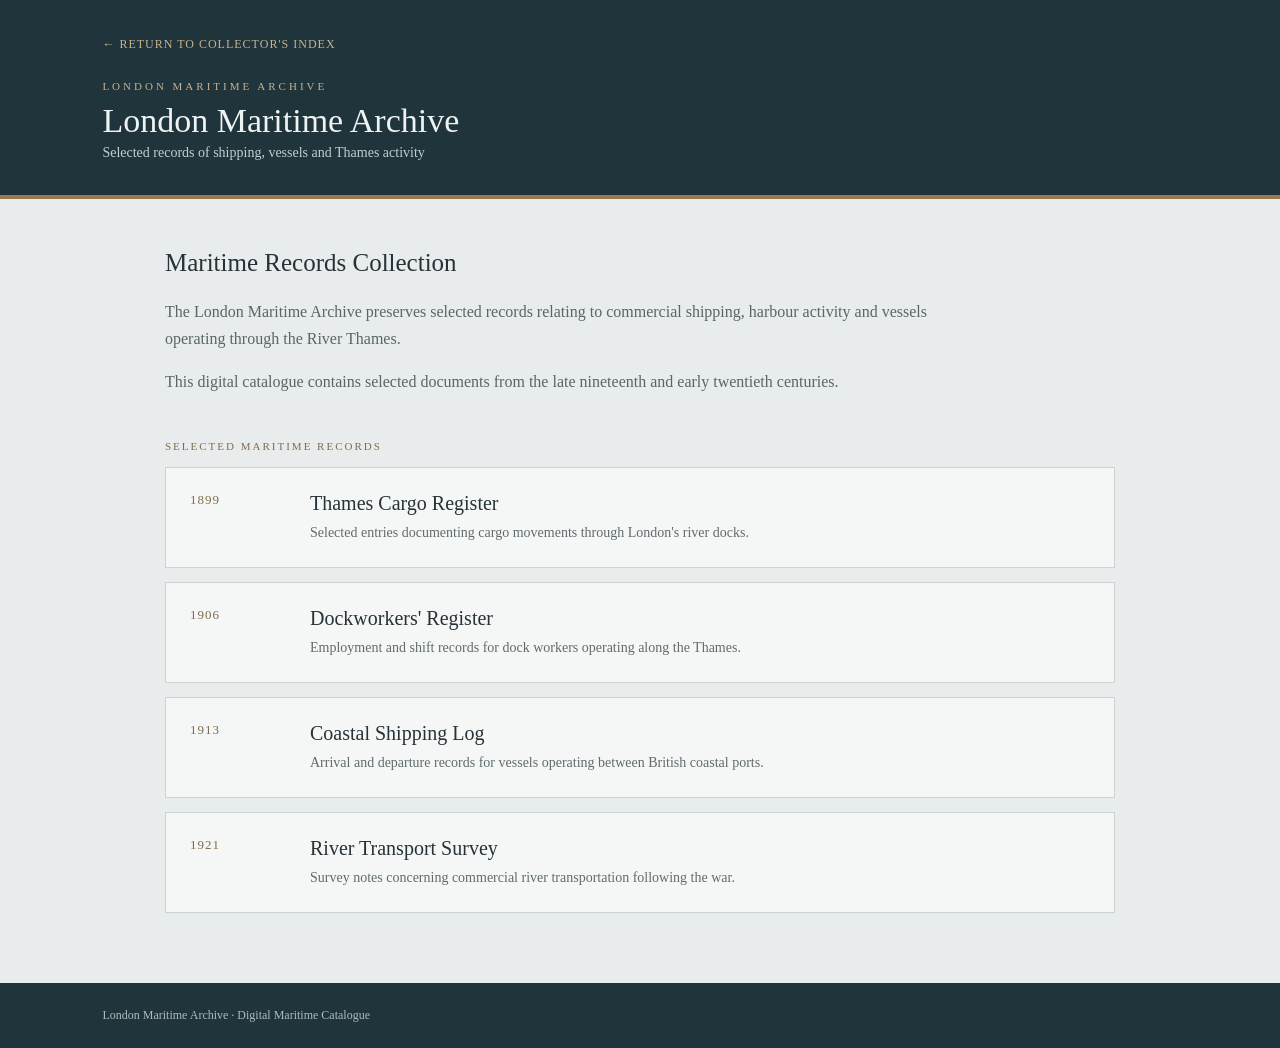
<file: decoy-maritime.html>
<!DOCTYPE html>
<html lang="en">
<head>
    <meta charset="UTF-8">
    <meta name="viewport" content="width=device-width, initial-scale=1.0">

    <title>London Maritime Archive</title>

    <style>
        body {
            margin: 0;
            background: #e8ecec;
            color: #263237;
            font-family: Georgia, "Times New Roman", serif;
        }

        header {
            background: #20343b;
            color: #eef2f1;
            padding: 34px 8%;
            border-bottom: 4px solid #9a7b50;
        }

        .back {
            color: #c8b28d;
            text-decoration: none;
            font-size: 12px;
            letter-spacing: 1px;
        }

        .back:hover {
            color: #ffffff;
        }

        .label {
            margin-top: 28px;
            font-size: 11px;
            letter-spacing: 3px;
            color: #c8b28d;
            text-transform: uppercase;
        }

        h1 {
            margin: 10px 0 5px;
            font-size: 34px;
            font-weight: normal;
        }

        .subtitle {
            color: #c3cecf;
            font-size: 14px;
        }

        main {
            max-width: 950px;
            margin: 50px auto;
            padding: 0 25px;
        }

        .intro {
            max-width: 780px;
            margin-bottom: 45px;
        }

        .intro h2 {
            font-size: 25px;
            font-weight: normal;
        }

        .intro p {
            color: #596569;
            line-height: 1.7;
        }

        .section-title {
            font-size: 11px;
            letter-spacing: 2px;
            text-transform: uppercase;
            color: #806c4e;
            margin-bottom: 15px;
        }

        .records {
            display: grid;
            gap: 14px;
        }

        .record {
            display: grid;
            grid-template-columns: 100px 1fr;
            gap: 20px;
            background: #f5f7f6;
            border: 1px solid #cbd3d3;
            padding: 24px;
            text-decoration: none;
            color: inherit;
            transition: 0.2s;
        }

        .record:hover {
            background: #dde5e5;
            border-color: #9a7b50;
        }

        .year {
            font-size: 13px;
            color: #806c4e;
            letter-spacing: 1px;
        }

        .title {
            font-size: 20px;
            margin-bottom: 7px;
        }

        .description {
            color: #606b6e;
            font-size: 14px;
            line-height: 1.5;
        }

        footer {
            margin-top: 70px;
            padding: 25px 8%;
            background: #20343b;
            color: #aebbbc;
            font-size: 12px;
        }

        @media (max-width: 650px) {
            .record {
                grid-template-columns: 1fr;
                gap: 8px;
            }
        }
    </style>
</head>

<body>

<header>

    <a class="back" href="index.html">
        ← RETURN TO COLLECTOR'S INDEX
    </a>

    <div class="label">London Maritime Archive</div>

    <h1>London Maritime Archive</h1>

    <div class="subtitle">
        Selected records of shipping, vessels and Thames activity
    </div>

</header>

<main>

    <section class="intro">

        <h2>Maritime Records Collection</h2>

        <p>
            The London Maritime Archive preserves selected records
            relating to commercial shipping, harbour activity and
            vessels operating through the River Thames.
        </p>

        <p>
            This digital catalogue contains selected documents from
            the late nineteenth and early twentieth centuries.
        </p>

    </section>

    <div class="section-title">
        Selected Maritime Records
    </div>

    <section class="records">

        <a class="record" href="decoy-maritime-record.html?record=1899">

            <div class="year">1899</div>

            <div>
                <div class="title">
                    Thames Cargo Register
                </div>

                <div class="description">
                    Selected entries documenting cargo movements
                    through London's river docks.
                </div>
            </div>

        </a>


        <a class="record" href="decoy-maritime-record.html?record=1906">

            <div class="year">1906</div>

            <div>
                <div class="title">
                    Dockworkers' Register
                </div>

                <div class="description">
                    Employment and shift records for dock workers
                    operating along the Thames.
                </div>
            </div>

        </a>


        <a class="record" href="decoy-maritime-record.html?record=1913">

            <div class="year">1913</div>

            <div>
                <div class="title">
                    Coastal Shipping Log
                </div>

                <div class="description">
                    Arrival and departure records for vessels
                    operating between British coastal ports.
                </div>
            </div>

        </a>


        <a class="record" href="decoy-maritime-record.html?record=1921">

            <div class="year">1921</div>

            <div>
                <div class="title">
                    River Transport Survey
                </div>

                <div class="description">
                    Survey notes concerning commercial river
                    transportation following the war.
                </div>
            </div>

        </a>

    </section>

</main>

<footer>
    London Maritime Archive · Digital Maritime Catalogue
</footer>

</body>
</html>
</file>
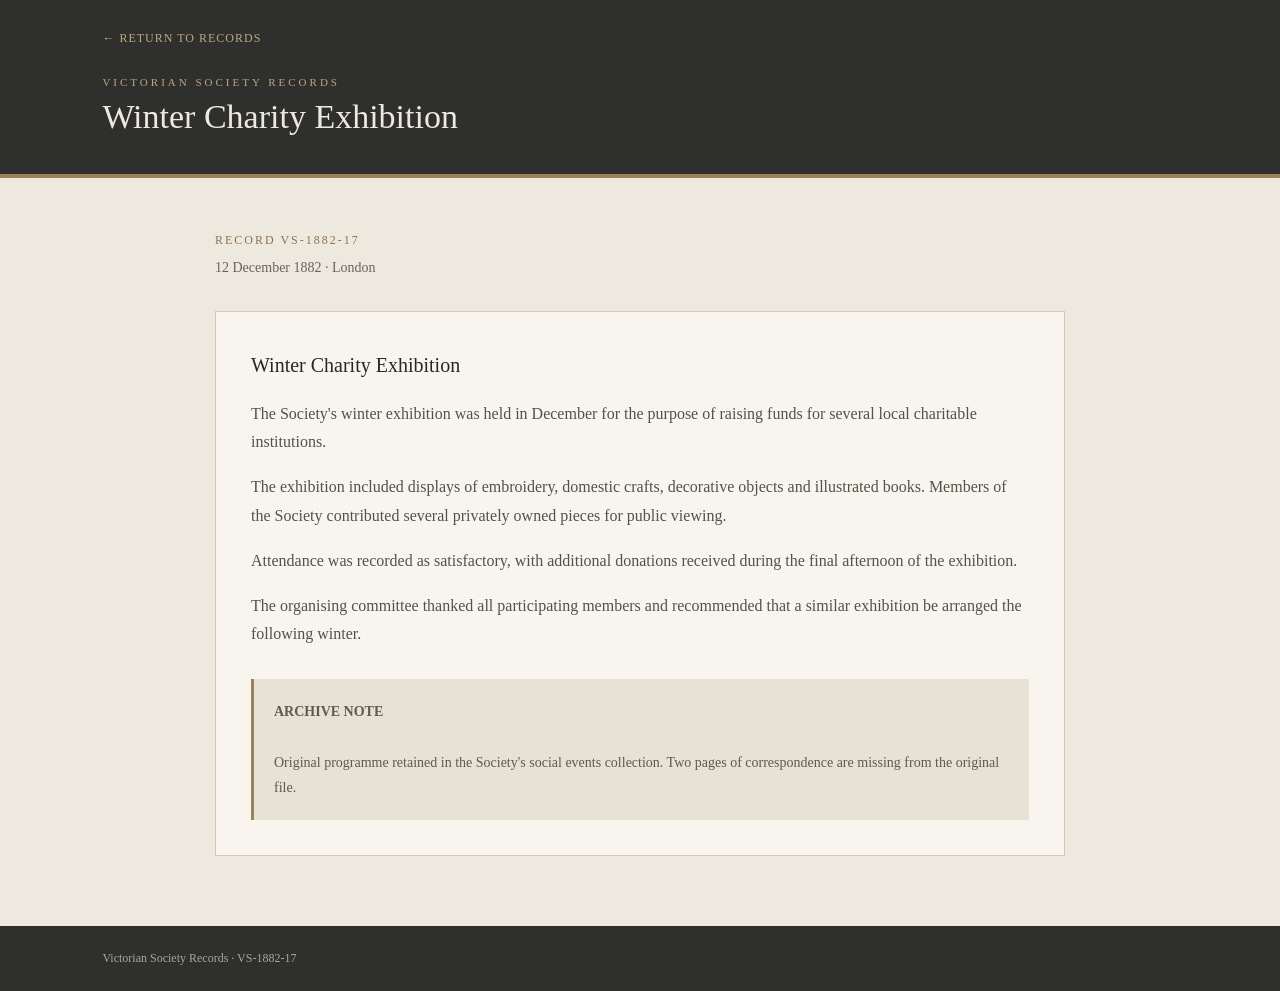
<file: decoy-victorian-1882.html>
<!DOCTYPE html>
<html lang="en">
<head>
    <meta charset="UTF-8">
    <meta name="viewport" content="width=device-width, initial-scale=1.0">

    <title>Winter Charity Exhibition · Victorian Society Records</title>

    <style>
        body {
            margin: 0;
            background: #eee9df;
            color: #292722;
            font-family: Georgia, "Times New Roman", serif;
        }

        header {
            background: #2f302d;
            color: #eee9df;
            padding: 28px 8%;
            border-bottom: 4px solid #9b815c;
        }

        .back {
            color: #bca77f;
            text-decoration: none;
            font-size: 12px;
            letter-spacing: 1px;
        }

        .label {
            margin-top: 30px;
            font-size: 11px;
            letter-spacing: 3px;
            color: #bca77f;
            text-transform: uppercase;
        }

        h1 {
            margin: 10px 0;
            font-size: 34px;
            font-weight: normal;
        }

        main {
            max-width: 850px;
            margin: 55px auto;
            padding: 0 25px;
        }

        .reference {
            font-size: 12px;
            letter-spacing: 2px;
            color: #8b7352;
            margin-bottom: 12px;
        }

        .date {
            color: #68645c;
            font-size: 14px;
            margin-bottom: 35px;
        }

        .document {
            background: #f8f5ee;
            border: 1px solid #d2c8b7;
            padding: 35px;
            line-height: 1.8;
        }

        .document h2 {
            font-size: 20px;
            font-weight: normal;
            margin-top: 0;
        }

        .document p {
            color: #555149;
        }

        .note {
            margin-top: 30px;
            padding: 20px;
            border-left: 3px solid #9b815c;
            background: #e8e1d5;
            color: #5d5a53;
            font-size: 14px;
        }

        footer {
            margin-top: 70px;
            padding: 25px 8%;
            background: #2f302d;
            color: #aaa69d;
            font-size: 12px;
        }
    </style>
</head>

<body>

<header>

    <a class="back" href="decoy-victorian.html">
        ← RETURN TO RECORDS
    </a>

    <div class="label">Victorian Society Records</div>

    <h1>Winter Charity Exhibition</h1>

</header>

<main>

    <div class="reference">
        RECORD VS-1882-17
    </div>

    <div class="date">
        12 December 1882 · London
    </div>

    <section class="document">

        <h2>Winter Charity Exhibition</h2>

        <p>
            The Society's winter exhibition was held in December
            for the purpose of raising funds for several local
            charitable institutions.
        </p>

        <p>
            The exhibition included displays of embroidery,
            domestic crafts, decorative objects and illustrated
            books. Members of the Society contributed several
            privately owned pieces for public viewing.
        </p>

        <p>
            Attendance was recorded as satisfactory, with
            additional donations received during the final
            afternoon of the exhibition.
        </p>

        <p>
            The organising committee thanked all participating
            members and recommended that a similar exhibition
            be arranged the following winter.
        </p>

        <div class="note">
            <strong>ARCHIVE NOTE</strong><br><br>
            Original programme retained in the Society's
            social events collection. Two pages of correspondence
            are missing from the original file.
        </div>

    </section>

</main>

<footer>
    Victorian Society Records · VS-1882-17
</footer>

</body>
</html>
</file>
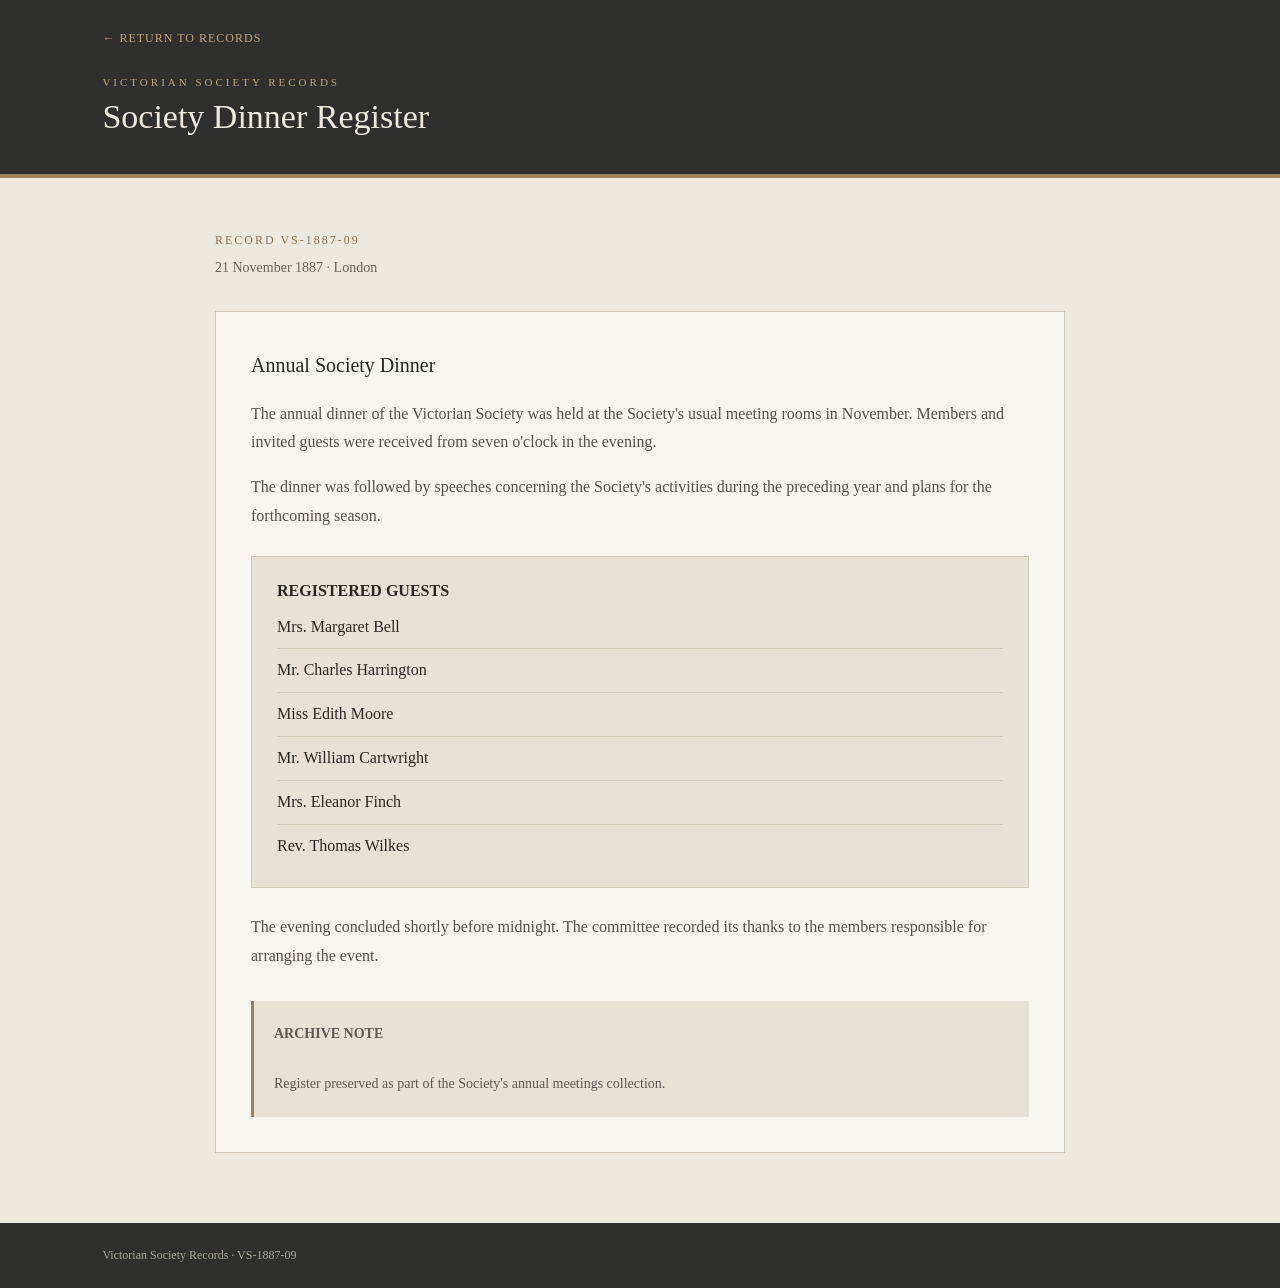
<file: decoy-victorian-1887.html>
<!DOCTYPE html>
<html lang="en">
<head>
    <meta charset="UTF-8">
    <meta name="viewport" content="width=device-width, initial-scale=1.0">

    <title>Society Dinner Register · Victorian Society Records</title>

    <style>
        body {
            margin: 0;
            background: #eee9df;
            color: #292722;
            font-family: Georgia, "Times New Roman", serif;
        }

        header {
            background: #2f302d;
            color: #eee9df;
            padding: 28px 8%;
            border-bottom: 4px solid #9b815c;
        }

        .back {
            color: #bca77f;
            text-decoration: none;
            font-size: 12px;
            letter-spacing: 1px;
        }

        .label {
            margin-top: 30px;
            font-size: 11px;
            letter-spacing: 3px;
            color: #bca77f;
            text-transform: uppercase;
        }

        h1 {
            margin: 10px 0;
            font-size: 34px;
            font-weight: normal;
        }

        main {
            max-width: 850px;
            margin: 55px auto;
            padding: 0 25px;
        }

        .reference {
            font-size: 12px;
            letter-spacing: 2px;
            color: #8b7352;
            margin-bottom: 12px;
        }

        .date {
            color: #68645c;
            font-size: 14px;
            margin-bottom: 35px;
        }

        .document {
            background: #f8f5ee;
            border: 1px solid #d2c8b7;
            padding: 35px;
            line-height: 1.8;
        }

        .document h2 {
            font-size: 20px;
            font-weight: normal;
            margin-top: 0;
        }

        .document p {
            color: #555149;
        }

        .guest-list {
            margin: 25px 0;
            padding: 20px 25px;
            background: #e8e1d5;
            border: 1px solid #d2c8b7;
        }

        .guest-list div {
            padding: 7px 0;
            border-bottom: 1px solid #d2c8b7;
        }

        .guest-list div:last-child {
            border-bottom: none;
        }

        .note {
            margin-top: 30px;
            padding: 20px;
            border-left: 3px solid #9b815c;
            background: #e8e1d5;
            color: #5d5a53;
            font-size: 14px;
        }

        footer {
            margin-top: 70px;
            padding: 25px 8%;
            background: #2f302d;
            color: #aaa69d;
            font-size: 12px;
        }
    </style>
</head>

<body>

<header>

    <a class="back" href="decoy-victorian.html">
        ← RETURN TO RECORDS
    </a>

    <div class="label">Victorian Society Records</div>

    <h1>Society Dinner Register</h1>

</header>

<main>

    <div class="reference">
        RECORD VS-1887-09
    </div>

    <div class="date">
        21 November 1887 · London
    </div>

    <section class="document">

        <h2>Annual Society Dinner</h2>

        <p>
            The annual dinner of the Victorian Society was held
            at the Society's usual meeting rooms in November.
            Members and invited guests were received from seven
            o'clock in the evening.
        </p>

        <p>
            The dinner was followed by speeches concerning the
            Society's activities during the preceding year and
            plans for the forthcoming season.
        </p>

        <div class="guest-list">

            <strong>REGISTERED GUESTS</strong>

            <div>Mrs. Margaret Bell</div>
            <div>Mr. Charles Harrington</div>
            <div>Miss Edith Moore</div>
            <div>Mr. William Cartwright</div>
            <div>Mrs. Eleanor Finch</div>
            <div>Rev. Thomas Wilkes</div>

        </div>

        <p>
            The evening concluded shortly before midnight.
            The committee recorded its thanks to the members
            responsible for arranging the event.
        </p>

        <div class="note">
            <strong>ARCHIVE NOTE</strong><br><br>
            Register preserved as part of the Society's
            annual meetings collection.
        </div>

    </section>

</main>

<footer>
    Victorian Society Records · VS-1887-09
</footer>

</body>
</html>
</file>
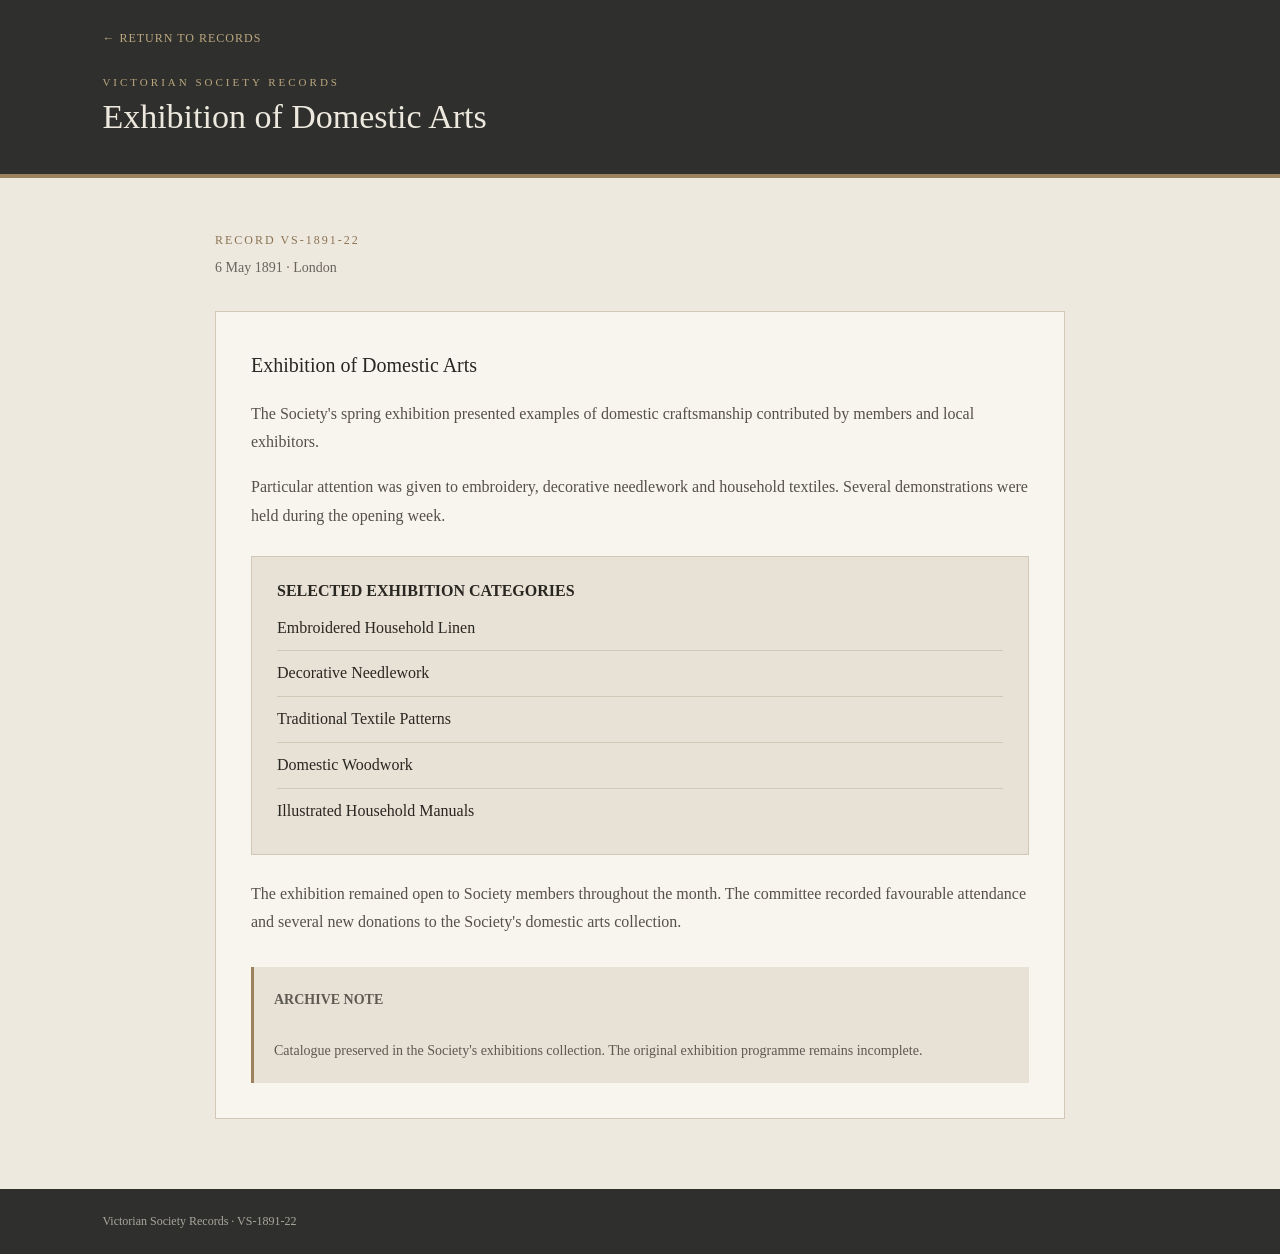
<file: decoy-victorian-1891.html>
<!DOCTYPE html>
<html lang="en">
<head>
    <meta charset="UTF-8">
    <meta name="viewport" content="width=device-width, initial-scale=1.0">

    <title>Exhibition of Domestic Arts · Victorian Society Records</title>

    <style>
        body {
            margin: 0;
            background: #eee9df;
            color: #292722;
            font-family: Georgia, "Times New Roman", serif;
        }

        header {
            background: #2f302d;
            color: #eee9df;
            padding: 28px 8%;
            border-bottom: 4px solid #9b815c;
        }

        .back {
            color: #bca77f;
            text-decoration: none;
            font-size: 12px;
            letter-spacing: 1px;
        }

        .label {
            margin-top: 30px;
            font-size: 11px;
            letter-spacing: 3px;
            color: #bca77f;
            text-transform: uppercase;
        }

        h1 {
            margin: 10px 0;
            font-size: 34px;
            font-weight: normal;
        }

        main {
            max-width: 850px;
            margin: 55px auto;
            padding: 0 25px;
        }

        .reference {
            font-size: 12px;
            letter-spacing: 2px;
            color: #8b7352;
            margin-bottom: 12px;
        }

        .date {
            color: #68645c;
            font-size: 14px;
            margin-bottom: 35px;
        }

        .document {
            background: #f8f5ee;
            border: 1px solid #d2c8b7;
            padding: 35px;
            line-height: 1.8;
        }

        .document h2 {
            font-size: 20px;
            font-weight: normal;
            margin-top: 0;
        }

        .document p {
            color: #555149;
        }

        .catalogue {
            margin: 25px 0;
            padding: 20px 25px;
            background: #e8e1d5;
            border: 1px solid #d2c8b7;
        }

        .catalogue div {
            padding: 8px 0;
            border-bottom: 1px solid #d2c8b7;
        }

        .catalogue div:last-child {
            border-bottom: none;
        }

        .note {
            margin-top: 30px;
            padding: 20px;
            border-left: 3px solid #9b815c;
            background: #e8e1d5;
            color: #5d5a53;
            font-size: 14px;
        }

        footer {
            margin-top: 70px;
            padding: 25px 8%;
            background: #2f302d;
            color: #aaa69d;
            font-size: 12px;
        }
    </style>
</head>

<body>

<header>

    <a class="back" href="decoy-victorian.html">
        ← RETURN TO RECORDS
    </a>

    <div class="label">Victorian Society Records</div>

    <h1>Exhibition of Domestic Arts</h1>

</header>

<main>

    <div class="reference">
        RECORD VS-1891-22
    </div>

    <div class="date">
        6 May 1891 · London
    </div>

    <section class="document">

        <h2>Exhibition of Domestic Arts</h2>

        <p>
            The Society's spring exhibition presented examples
            of domestic craftsmanship contributed by members
            and local exhibitors.
        </p>

        <p>
            Particular attention was given to embroidery,
            decorative needlework and household textiles.
            Several demonstrations were held during the
            opening week.
        </p>

        <div class="catalogue">

            <strong>SELECTED EXHIBITION CATEGORIES</strong>

            <div>Embroidered Household Linen</div>
            <div>Decorative Needlework</div>
            <div>Traditional Textile Patterns</div>
            <div>Domestic Woodwork</div>
            <div>Illustrated Household Manuals</div>

        </div>

        <p>
            The exhibition remained open to Society members
            throughout the month. The committee recorded
            favourable attendance and several new donations
            to the Society's domestic arts collection.
        </p>

        <div class="note">
            <strong>ARCHIVE NOTE</strong><br><br>
            Catalogue preserved in the Society's exhibitions
            collection. The original exhibition programme
            remains incomplete.
        </div>

    </section>

</main>

<footer>
    Victorian Society Records · VS-1891-22
</footer>

</body>
</html>
</file>
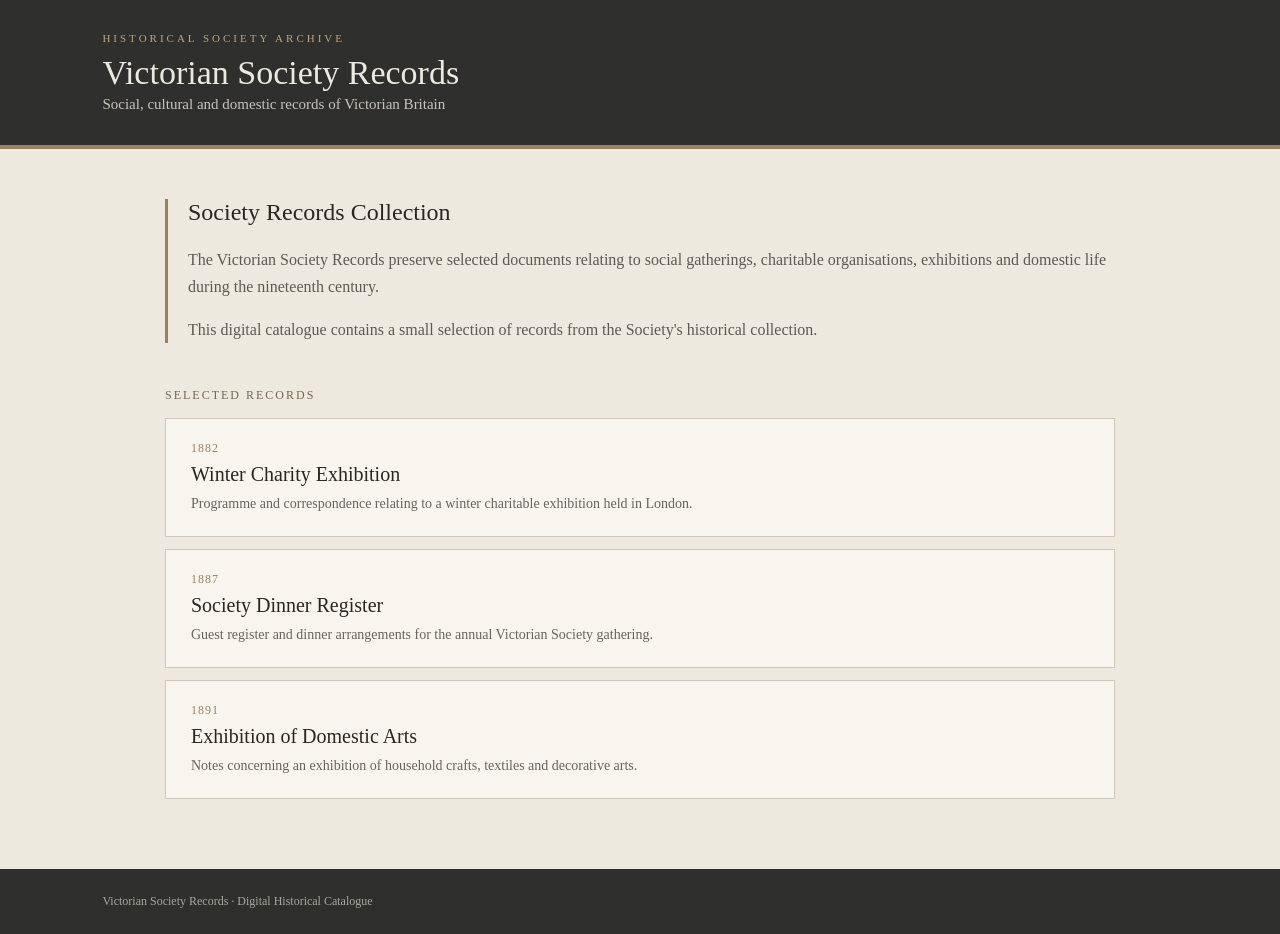
<file: decoy-victorian.html>
<!DOCTYPE html>
<html lang="en">
<head>
    <meta charset="UTF-8">
    <meta name="viewport" content="width=device-width, initial-scale=1.0">
    <title>Victorian Society Records</title>

    <style>
        body {
            margin: 0;
            background: #eee9df;
            color: #292722;
            font-family: Georgia, "Times New Roman", serif;
        }

        header {
            background: #2f302d;
            color: #eee9df;
            padding: 32px 8%;
            border-bottom: 4px solid #9b815c;
        }

        .label {
            font-size: 11px;
            letter-spacing: 3px;
            color: #bca77f;
            text-transform: uppercase;
        }

        h1 {
            margin: 10px 0 4px;
            font-size: 34px;
            font-weight: normal;
        }

        .subtitle {
            color: #c9c4b9;
            font-size: 15px;
        }

        main {
            max-width: 950px;
            margin: 50px auto;
            padding: 0 25px;
        }

        .intro {
            border-left: 3px solid #9b815c;
            padding-left: 20px;
            margin-bottom: 45px;
        }

        .intro h2 {
            font-weight: normal;
            margin-top: 0;
        }

        .intro p {
            line-height: 1.7;
            color: #5d5a53;
        }

        .section-title {
            font-size: 12px;
            letter-spacing: 2px;
            text-transform: uppercase;
            color: #76664f;
            margin-bottom: 15px;
        }

        .records {
            display: grid;
            gap: 12px;
        }

        .record {
            display: block;
            background: #f8f5ee;
            border: 1px solid #d2c8b7;
            padding: 22px 25px;
            text-decoration: none;
            color: inherit;
            transition: background 0.2s;
        }

        .record:hover {
            background: #e9e2d5;
        }

        .record-year {
            font-size: 12px;
            color: #9b815c;
            letter-spacing: 1px;
        }

        .record-title {
            font-size: 20px;
            margin: 7px 0;
        }

        .record-description {
            font-size: 14px;
            color: #68645c;
            line-height: 1.5;
        }

        footer {
            margin-top: 70px;
            padding: 25px 8%;
            background: #2f302d;
            color: #aaa69d;
            font-size: 12px;
        }
    </style>
</head>

<body>

<header>
    <div class="label">Historical Society Archive</div>
    <h1>Victorian Society Records</h1>
    <div class="subtitle">
        Social, cultural and domestic records of Victorian Britain
    </div>
</header>

<main>

    <section class="intro">
        <h2>Society Records Collection</h2>

        <p>
            The Victorian Society Records preserve selected documents
            relating to social gatherings, charitable organisations,
            exhibitions and domestic life during the nineteenth century.
        </p>

        <p>
            This digital catalogue contains a small selection of records
            from the Society's historical collection.
        </p>
    </section>

    <div class="section-title">Selected Records</div>

    <section class="records">

        <a class="record" href="decoy-victorian-1882.html">
            <div class="record-year">1882</div>
            <div class="record-title">
                Winter Charity Exhibition
            </div>
            <div class="record-description">
                Programme and correspondence relating to a winter
                charitable exhibition held in London.
            </div>
        </a>

        <a class="record" href="decoy-victorian-1887.html">
            <div class="record-year">1887</div>
            <div class="record-title">
                Society Dinner Register
            </div>
            <div class="record-description">
                Guest register and dinner arrangements for the annual
                Victorian Society gathering.
            </div>
        </a>

        <a class="record" href="decoy-victorian-1891.html">
            <div class="record-year">1891</div>
            <div class="record-title">
                Exhibition of Domestic Arts
            </div>
            <div class="record-description">
                Notes concerning an exhibition of household crafts,
                textiles and decorative arts.
            </div>
        </a>

    </section>

</main>

<footer>
    Victorian Society Records · Digital Historical Catalogue
</footer>

</body>
</html>
</file>
<file: style.css>
/* =========================
   THE LOST COLLECTOR
   Main Stylesheet
   ========================= */

* {
    box-sizing: border-box;
}

html {
    scroll-behavior: smooth;
}

body {
    margin: 0;
    background: #f5f3ee;
    color: #181817;
    font-family: Arial, Helvetica, sans-serif;
}


/* =========================
   TOP BAR
   ========================= */

.topbar {
    width: 100%;
    min-height: 78px;
    padding: 0 6%;

    display: flex;
    align-items: center;
    justify-content: space-between;

    background: #171717;
    color: #f5f3ee;
}

.brand {
    display: flex;
    align-items: center;
    gap: 14px;
}

.brand-mark {
    width: 40px;
    height: 40px;

    display: flex;
    align-items: center;
    justify-content: center;

    border: 1px solid #b79b63;

    color: #b79b63;
    font-size: 12px;
    letter-spacing: 1px;
}

.brand h1 {
    margin: 0;

    font-family: Arial, Helvetica, sans-serif;
    font-size: 16px;
    font-weight: 500;
    letter-spacing: 1px;
}

.brand p {
    margin: 4px 0 0;

    color: #aaa59c;

    font-size: 9px;
    letter-spacing: 2px;
    text-transform: uppercase;
}

.year {
    color: #aaa59c;

    font-size: 10px;
    letter-spacing: 2px;
}


/* =========================
   MAIN
   ========================= */

main {
    width: 100%;
    max-width: 1180px;

    margin: 0 auto;
    padding: 90px 35px;
}


/* =========================
   HERO
   ========================= */

.hero {
    max-width: 800px;
}

.eyebrow {
    margin: 0 0 18px;

    color: #9a8050;

    font-size: 10px;
    font-weight: bold;
    letter-spacing: 2.5px;
}

.hero h2 {
    margin: 0;

    color: #181817;

    font-family: Georgia, "Times New Roman", serif;
    font-size: clamp(42px, 6vw, 72px);
    font-weight: normal;
    line-height: 1.03;
    letter-spacing: -2px;
}

.description {
    max-width: 600px;

    margin: 30px 0 0;

    color: #68645c;

    font-size: 16px;
    line-height: 1.7;
}


/* =========================
   STATISTICS
   ========================= */

.stats {
    width: 100%;

    display: grid;
    grid-template-columns: repeat(4, 1fr);

    margin-top: 75px;

    border-top: 1px solid #d3cec3;
    border-bottom: 1px solid #d3cec3;
}

.stats div {
    min-height: 100px;

    padding: 25px 20px;

    border-right: 1px solid #d3cec3;
}

.stats div:last-child {
    border-right: none;
}

.stats span {
    display: block;

    color: #181817;

    font-family: Georgia, "Times New Roman", serif;
    font-size: 27px;
}

.stats p {
    margin: 8px 0 0;

    color: #858077;

    font-size: 9px;
    letter-spacing: 2px;
}


/* =========================
   SEARCH
   ========================= */

.search {
    width: 100%;
    margin-top: 75px;
}

.search label {
    display: block;

    margin-bottom: 12px;

    color: #181817;

    font-size: 10px;
    font-weight: bold;
    letter-spacing: 2px;
}

.search-box {
    width: 100%;

    display: flex;

    border: 1px solid #bcb6aa;

    background: #faf9f6;
}

.search-box input {
    flex: 1;

    min-width: 0;

    padding: 18px;

    border: none;
    outline: none;

    background: transparent;

    color: #181817;

    font-family: Arial, Helvetica, sans-serif;
    font-size: 14px;
}

.search-box input::placeholder {
    color: #99958d;
}

.search-box button {
    padding: 0 30px;

    border: none;

    background: #171717;
    color: white;

    font-size: 10px;
    letter-spacing: 2px;

    cursor: pointer;
}

.search-box button:hover {
    background: #9a8050;
}

#searchResults {
    margin-top: 10px;
}


/* =========================
   DIRECTORY
   ========================= */

.archive-section {
    width: 100%;
    margin-top: 105px;
}

.section-heading {
    display: flex;
    align-items: flex-end;
    justify-content: space-between;

    margin-bottom: 25px;

    border-bottom: 1px solid #d3cec3;
}

.section-heading h3 {
    margin: 0 0 20px;

    color: #181817;

    font-family: Georgia, "Times New Roman", serif;
    font-size: 32px;
    font-weight: normal;
}

.section-heading > span {
    margin-bottom: 20px;

    color: #8b867d;

    font-size: 11px;
}


/* =========================
   ARCHIVE CARDS
   ========================= */

.archive-grid {
    width: 100%;

    display: grid;
    grid-template-columns: repeat(2, minmax(0, 1fr));

    gap: 14px;
}

.archive-card {
    position: relative;

    min-height: 225px;

    display: flex;

    padding: 28px;

    background: #ebe8e0;

    border: 1px solid #d2cdc2;

    transition:
        transform 0.2s ease,
        background 0.2s ease,
        border-color 0.2s ease;
}

.archive-card:hover {
    transform: translateY(-3px);

    background: #faf9f6;

    border-color: #b9ae99;
}

.card-number {
    flex: 0 0 45px;

    color: #9a8050;

    font-family: Georgia, "Times New Roman", serif;
    font-size: 13px;
}

.card-content {
    min-width: 0;

    padding-right: 25px;
}

.category {
    margin: 0 0 13px;

    color: #8a857b;

    font-size: 9px;
    font-weight: bold;
    letter-spacing: 2px;
}

.card-content h4 {
    margin: 0;

    color: #181817;

    font-family: Georgia, "Times New Roman", serif;
    font-size: 24px;
    font-weight: normal;
    line-height: 1.2;
}

.card-content h4 a {
    color: inherit;
    text-decoration: none;
}

.card-content h4 a:hover {
    color: #9a8050;
}

.card-content > p:not(.category) {
    max-width: 430px;

    margin: 15px 0;

    color: #6c675e;

    font-size: 13px;
    line-height: 1.6;
}

.meta {
    display: flex;
    flex-wrap: wrap;
    gap: 20px;

    margin-top: 22px;

    color: #969087;

    font-size: 9px;
    letter-spacing: 1.5px;
    text-transform: uppercase;
}

.arrow {
    position: absolute;

    top: 25px;
    right: 25px;

    color: #9a8050;

    font-size: 18px;
}


/* =========================
   RECENT ACTIVITY
   ========================= */

.recent {
    width: 100%;

    display: grid;
    grid-template-columns: 1fr 2fr;
    gap: 60px;

    margin-top: 110px;
    padding-top: 35px;

    border-top: 1px solid #d3cec3;
}

.recent h3 {
    margin: 0;

    color: #181817;

    font-family: Georgia, "Times New Roman", serif;
    font-size: 30px;
    font-weight: normal;
}

.activity p {
    margin: 0;
    padding: 14px 0;

    border-bottom: 1px solid #dedad2;

    color: #5e5a53;

    font-size: 13px;
}

.activity span {
    display: inline-block;
    width: 110px;

    color: #9a8050;

    font-size: 9px;
    letter-spacing: 1.5px;
}


/* =========================
   FOOTER
   ========================= */

footer {
    width: 100%;

    padding: 45px 6%;

    background: #171717;

    color: #aaa59c;

    font-size: 10px;
    letter-spacing: 1.5px;
}

footer p {
    margin: 0 0 8px;

    color: #f5f3ee;

    font-size: 12px;
}

footer span {
    color: #aaa59c;

    font-size: 9px;
}


/* =========================
   MOBILE
   ========================= */

@media (max-width: 700px) {

    main {
        padding: 60px 20px;
    }

    .hero h2 {
        font-size: 45px;
    }

    .stats {
        grid-template-columns: repeat(2, 1fr);
    }

    .stats div:nth-child(2) {
        border-right: none;
    }

    .archive-grid {
        grid-template-columns: 1fr;
    }

    .recent {
        grid-template-columns: 1fr;
        gap: 30px;
    }

    .year {
        display: none;
    }

    .search-box button {
        padding: 0 18px;
    }
}
</file>
